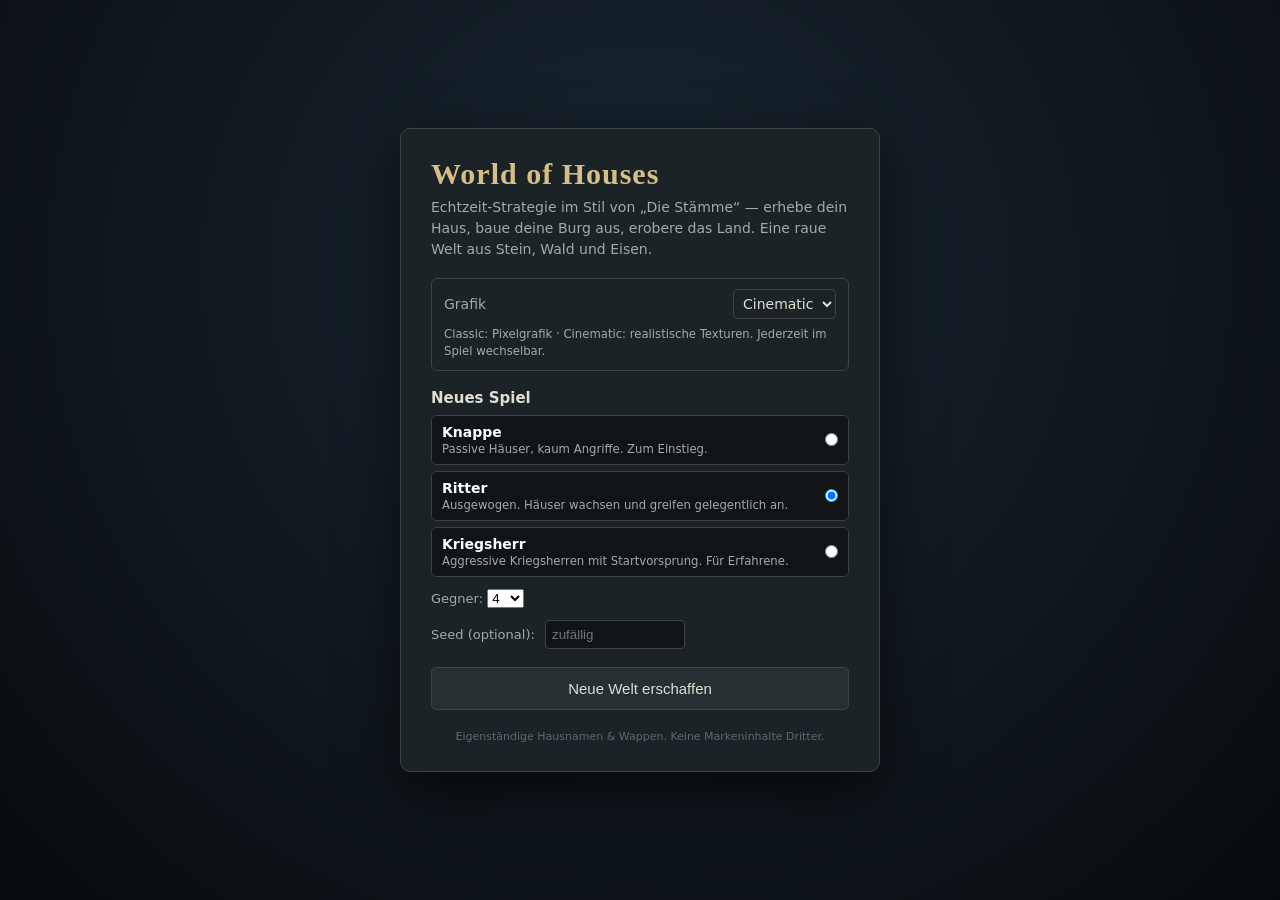
<file: index.html>
<!DOCTYPE html>
<html lang="de">
<head>
  <meta charset="UTF-8">
  <meta name="viewport" content="width=device-width, initial-scale=1.0, viewport-fit=cover">
  <meta name="theme-color" content="#0c1014">
  <meta name="description" content="World of Houses — Echtzeit-Strategiespiel im Browser">
  <link rel="manifest" href="manifest.json">
  <link rel="icon" type="image/png" sizes="192x192" href="assets/icon-192.png">
  <link rel="icon" type="image/png" sizes="512x512" href="assets/icon-512.png">
  <link rel="apple-touch-icon" sizes="180x180" href="assets/apple-touch-icon.png">
  <meta name="apple-mobile-web-app-capable" content="yes">
  <meta name="apple-mobile-web-app-status-bar-style" content="black-translucent">
  <meta name="apple-mobile-web-app-title" content="World of Houses">
  <meta name="mobile-web-app-capable" content="yes">
  <title>World of Houses</title>
  <link rel="stylesheet" href="css/style.css?v=2026102707">
</head>
<body>
  <div id="start-screen"></div>

  <div id="app">
    <header id="topbar"></header>
    <div id="stage">
      <main id="content">
        <section id="map-view"><canvas id="map-canvas"></canvas>
          <div id="map-hint">Ziehen zum Verschieben · Mausrad zum Zoomen · Burg/Struktur anklicken · <b>Doppelklick öffnet die Burgansicht</b></div>
        </section>
      </main>
      <button id="sidebar-toggle" title="Seitenleiste ein-/ausblenden" aria-label="Seitenleiste">☰</button>
      <aside id="sidebar"></aside>
      <div id="sidebar-backdrop"></div>
    </div>
    <footer id="statusbar"><span id="save-status">—</span></footer>
  </div>

  <!-- Dorfansicht als modales Overlay über der Karte -->
  <div id="village-overlay" class="overlay" style="display:none">
    <div class="overlay-backdrop"></div>
    <div class="overlay-card">
      <div class="overlay-head">
        <span id="overlay-title">Dorf</span>
        <button id="overlay-close" title="Schließen (Esc)">✕</button>
      </div>
      <div id="village-body"></div>
    </div>
  </div>

  <!-- Kampfbericht-Overlay -->
  <div id="battle-overlay" class="overlay" style="display:none">
    <div class="overlay-backdrop"></div>
    <div class="overlay-card battle-card">
      <div class="overlay-head">
        <span id="battle-title">Kampfbericht</span>
        <button id="battle-close" title="Schließen (Esc)">✕</button>
      </div>
      <div id="battle-body"></div>
    </div>
  </div>

  <div id="toast"></div>

  <script src="js/config.js?v=2026102701"></script>
  <script src="js/rng.js?v=2026102701"></script>
  <script src="js/houses.js?v=2026102701"></script>
  <script src="js/mapgen.js?v=2026102701"></script>
  <script src="js/atlas.js?v=2026102701"></script>
  <script src="js/cinematic-v2.js?v=2026102708"></script>
  <script src="js/sprites.js?v=2026102711"></script>
  <script src="js/village.js?v=2026102701"></script>
  <script src="js/combat.js?v=2026102701"></script>
  <script src="js/game.js?v=2026102701"></script>
  <script src="js/ai.js?v=2026102701"></script>
  <script src="js/persistence.js?v=2026102701"></script>
  <script src="js/ui.js?v=2026102711"></script>
  <script src="js/main.js?v=2026102712"></script>
</body>
</html>
</file>
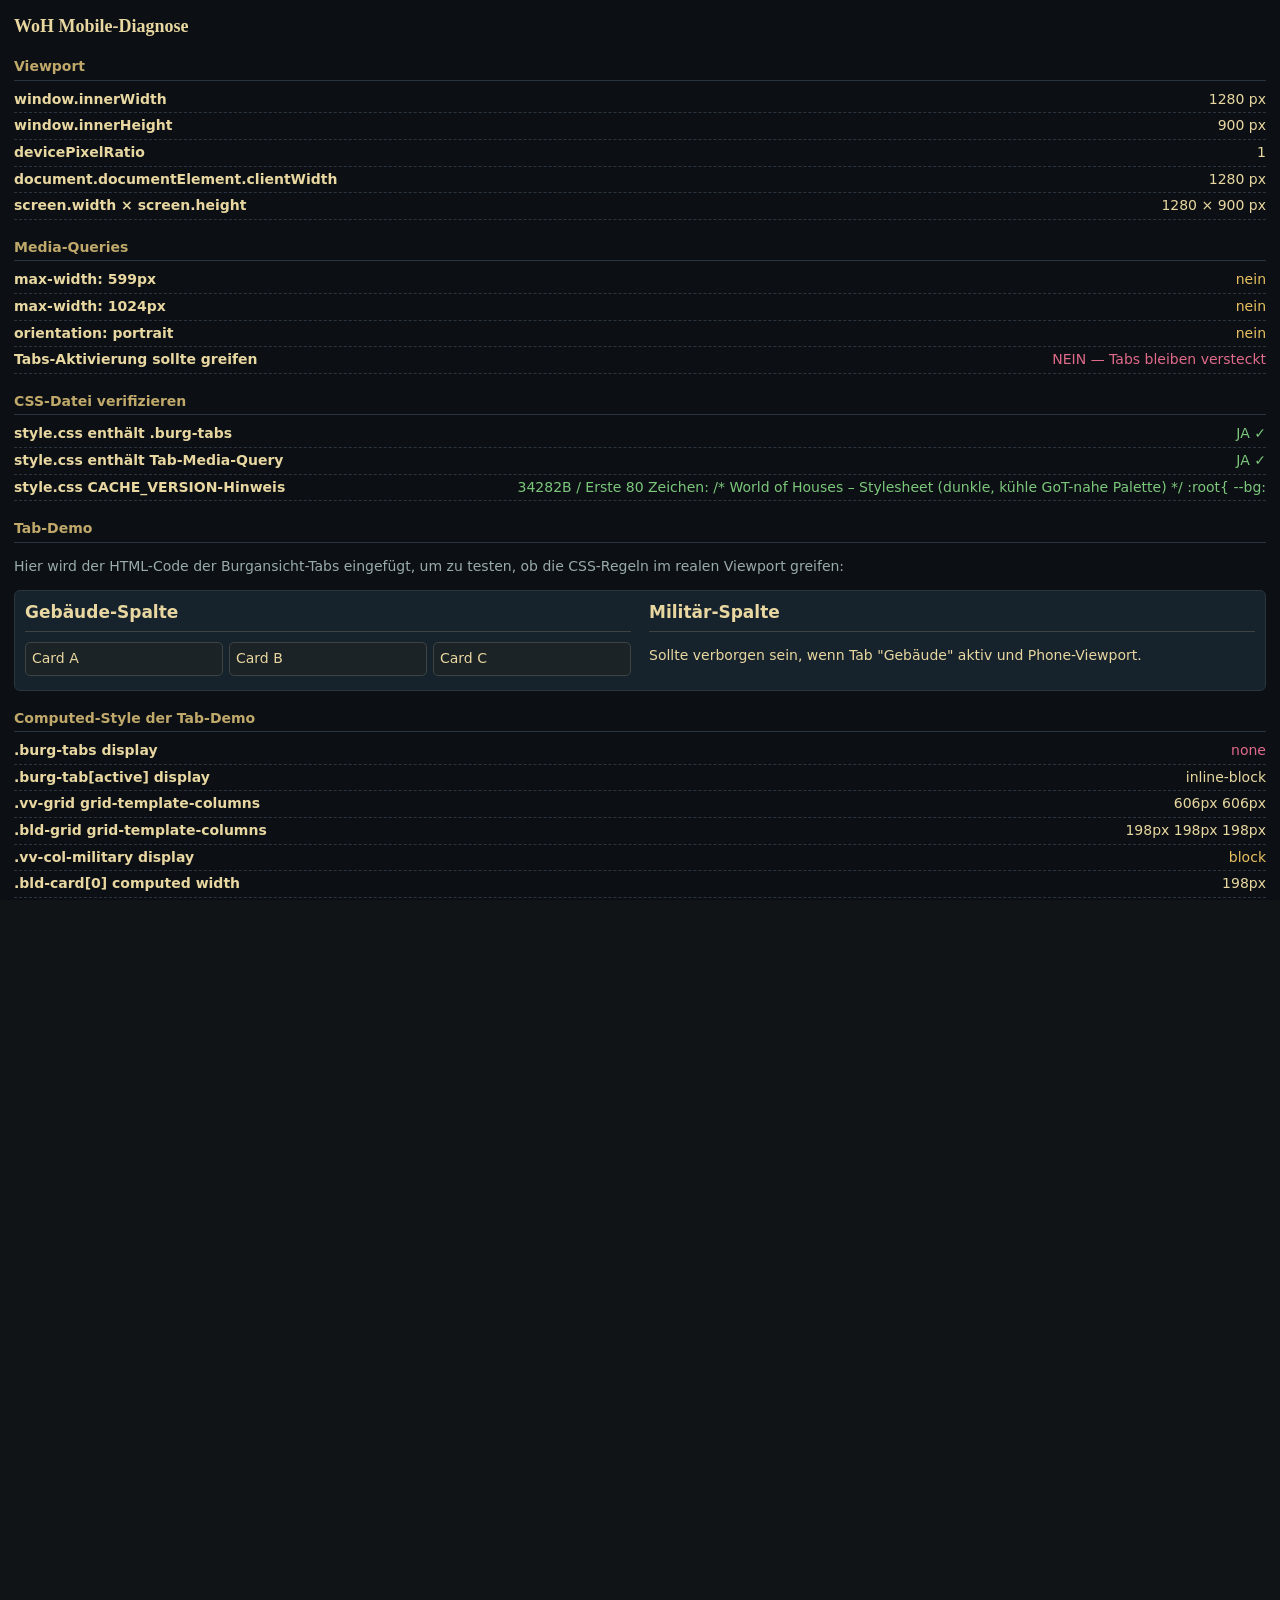
<file: mobile-test.html>
<!DOCTYPE html>
<html lang="de">
<head>
  <meta charset="UTF-8">
  <meta name="viewport" content="width=device-width, initial-scale=1.0, viewport-fit=cover">
  <title>WoH Mobile-Diagnose</title>
  <link rel="stylesheet" href="css/style.css?v=2026061302">
  <style>
    body{margin:0;padding:14px;background:#0c1014;color:#e8d7a0;font-family:system-ui,sans-serif;font-size:14px;line-height:1.4}
    h1{color:#e8d7a0;font-size:18px;margin:0 0 12px}
    h2{color:#bfa86a;font-size:14px;margin:18px 0 6px;border-bottom:1px solid #2a3540;padding-bottom:3px}
    .ok{color:#7cc77c} .bad{color:#e06a8a} .warn{color:#e8c060}
    .row{display:flex;justify-content:space-between;gap:8px;padding:3px 0;border-bottom:1px dashed #2a3540}
    .row b{color:#e8d7a0;font-weight:600}
    .row span{font-variant-numeric:tabular-nums;text-align:right}
    pre{background:#0a0d11;border:1px solid #2a3540;padding:8px;border-radius:4px;overflow-x:auto;font-size:11px;white-space:pre-wrap;word-break:break-all}
    .demo{background:#16222c;border:1px solid #2a3540;border-radius:6px;padding:10px;margin-top:8px;overflow-x:auto}
  </style>
</head>
<body>
  <h1>WoH Mobile-Diagnose</h1>

  <h2>Viewport</h2>
  <div class="row"><b>window.innerWidth</b><span id="iw"></span></div>
  <div class="row"><b>window.innerHeight</b><span id="ih"></span></div>
  <div class="row"><b>devicePixelRatio</b><span id="dpr"></span></div>
  <div class="row"><b>document.documentElement.clientWidth</b><span id="dew"></span></div>
  <div class="row"><b>screen.width × screen.height</b><span id="scr"></span></div>

  <h2>Media-Queries</h2>
  <div class="row"><b>max-width: 599px</b><span id="m599"></span></div>
  <div class="row"><b>max-width: 1024px</b><span id="m1024"></span></div>
  <div class="row"><b>orientation: portrait</b><span id="mport"></span></div>
  <div class="row"><b>Tabs-Aktivierung sollte greifen</b><span id="mTabs"></span></div>

  <h2>CSS-Datei verifizieren</h2>
  <div class="row"><b>style.css enthält .burg-tabs</b><span id="cssBurgTabs"></span></div>
  <div class="row"><b>style.css enthält Tab-Media-Query</b><span id="cssTabMedia"></span></div>
  <div class="row"><b>style.css CACHE_VERSION-Hinweis</b><span id="cssVer"></span></div>

  <h2>Tab-Demo</h2>
  <p style="color:#9aa">Hier wird der HTML-Code der Burgansicht-Tabs eingefügt, um zu testen, ob die CSS-Regeln im realen Viewport greifen:</p>
  <div class="demo" id="demoBox">
    <nav class="burg-tabs" role="tablist">
      <button class="burg-tab active" data-burg-tab="buildings">Gebäude</button>
      <button class="burg-tab" data-burg-tab="military">Militär</button>
    </nav>
    <div class="vv-grid" data-burg-tab="buildings">
      <div class="vv-col vv-col-buildings"><h2 style="color:#e8d7a0">Gebäude-Spalte</h2>
        <div class="bld-grid">
          <div class="bld-card">Card A</div>
          <div class="bld-card">Card B</div>
          <div class="bld-card">Card C</div>
        </div>
      </div>
      <div class="vv-col vv-col-military"><h2 style="color:#e8d7a0">Militär-Spalte</h2>
        <p>Sollte verborgen sein, wenn Tab "Gebäude" aktiv und Phone-Viewport.</p>
      </div>
    </div>
  </div>

  <h2>Computed-Style der Tab-Demo</h2>
  <div class="row"><b>.burg-tabs display</b><span id="cBurgTabs"></span></div>
  <div class="row"><b>.burg-tab[active] display</b><span id="cBurgTab"></span></div>
  <div class="row"><b>.vv-grid grid-template-columns</b><span id="cVvGrid"></span></div>
  <div class="row"><b>.bld-grid grid-template-columns</b><span id="cBldGrid"></span></div>
  <div class="row"><b>.vv-col-military display</b><span id="cVvMil"></span></div>
  <div class="row"><b>.bld-card[0] computed width</b><span id="cBldCard"></span></div>

  <h2>Horizontaler Overflow</h2>
  <div class="row"><b>document.scrollWidth</b><span id="docSW"></span></div>
  <div class="row"><b>document.clientWidth</b><span id="docCW"></span></div>
  <div class="row"><b>Overflow vorhanden?</b><span id="ovf"></span></div>
  <div class="row"><b>Schuldiges Element (breitestes scrollWidth)</b><span></span></div>
  <pre id="ovfList">—</pre>

  <h2>HUD-Topbar (Phone-Wrap-Test)</h2>
  <p style="color:#9aa">Simuliert den Topbar im aktuellen Viewport. Auf Phone sollte der Rohstoff-Block in eine eigene Zeile umbrechen (siehe orange Border).</p>
  <div id="topbarSim" style="background:linear-gradient(#1a262f,#121a20);border:1px solid #2a3540;border-radius:6px;padding:8px;display:flex;flex-wrap:wrap;gap:10px;row-gap:6px">
    <div style="display:flex;align-items:center;gap:8px;flex:0 1 auto"><span style="width:22px;height:22px;border-radius:4px;background:#bfa86a"></span><span style="font-size:12px;max-width:38vw;overflow:hidden;text-overflow:ellipsis;white-space:nowrap">Haus Hightower — <i style="color:#bfa86a">Wir leuchten</i></span></div>
    <div style="display:flex;align-items:center;gap:6px;margin-left:auto;flex:0 1 auto"><select style="background:#1a2230;color:#e8d7a0;border:1px solid #2a3540;padding:4px;font-size:13px"><option>Hochburg</option></select><button style="background:#bfa86a;color:#1a1206;border:0;padding:6px 10px;border-radius:4px;font-weight:700">⌂</button><span style="color:#bfa86a">⏱ 0:00</span></div>
    <div id="resSim" style="flex:1 0 100%;display:flex;justify-content:space-between;gap:10px;border-top:1px solid #2a3540;padding:4px 0;font-variant-numeric:tabular-nums"><span>🌲 100</span><span>⛰ 100</span><span>⛏ 100</span><span>🌾 100</span><span style="color:#bfa86a">⚑ 5/10</span></div>
  </div>
  <div class="row" style="margin-top:8px"><b>Topbar simulierte Höhe</b><span id="topH"></span></div>
  <div class="row"><b>Rohstoff-Block in eigener Zeile?</b><span id="resWrap"></span></div>

  <h2>Doppel-Tap-Test</h2>
  <p style="color:#9aa">Tippe das gelbe Feld zweimal kurz hintereinander. Beide Mechanismen werden gemessen — der native <code>dblclick</code> (oft unzuverlässig auf iOS) und unsere selbstgebaute Doppel-Tap-Erkennung über Pointer Events.</p>
  <div id="tapPad" style="background:#2a2310;border:2px dashed #bfa86a;border-radius:6px;padding:24px;text-align:center;color:#e8d7a0;cursor:pointer;user-select:none;touch-action:none">
    Hier doppelt tippen
  </div>
  <div class="row" style="margin-top:8px"><b>Native dblclick gefeuert</b><span id="natDbl">noch nicht</span></div>
  <div class="row"><b>Pointer-Doppel-Tap erkannt</b><span id="ptrDbl">noch nicht</span></div>
  <div class="row"><b>Letzter Tap-Abstand (ms)</b><span id="tapDelta">—</span></div>

  <h2>Service Worker</h2>
  <div class="row"><b>navigator.serviceWorker</b><span id="swSupp"></span></div>
  <div class="row"><b>Registrierte Worker</b><span id="swList"></span></div>
  <div class="row"><b>Cache-Names</b><span id="swCaches"></span></div>

  <h2>Aktionen</h2>
  <button onclick="clearAllCaches()" style="margin-top:6px;padding:10px 14px;background:#7c2c2c;color:#fff;border:0;border-radius:5px;font-size:14px">Service-Worker + Caches komplett löschen</button>
  <p style="color:#9aa;font-size:12px">Nach Klick: Seite manuell neu laden (Safari → Seite ziehen oder URL erneut eingeben), dann `index.html` öffnen.</p>

  <script>
  function $(id){return document.getElementById(id);}
  function set(id,v,cls){var e=$(id);if(!e)return;e.textContent=v;if(cls)e.className=cls;}

  // --- Viewport ---
  set('iw', window.innerWidth + ' px');
  set('ih', window.innerHeight + ' px');
  set('dpr', window.devicePixelRatio);
  set('dew', document.documentElement.clientWidth + ' px');
  set('scr', screen.width + ' × ' + screen.height + ' px');

  // --- Media-Queries ---
  var m599 = matchMedia('(max-width: 599px)').matches;
  var m1024 = matchMedia('(max-width: 1024px)').matches;
  var mport = matchMedia('(orientation: portrait)').matches;
  var tabsShouldShow = m599 || (window.innerWidth >= 600 && window.innerWidth <= 1024 && mport);
  set('m599', m599 ? 'JA ✓' : 'nein', m599 ? 'ok' : 'warn');
  set('m1024', m1024 ? 'JA ✓' : 'nein', m1024 ? 'ok' : 'warn');
  set('mport', mport ? 'JA ✓' : 'nein', mport ? 'ok' : 'warn');
  set('mTabs', tabsShouldShow ? 'JA — Tabs müssen sichtbar sein' : 'NEIN — Tabs bleiben versteckt', tabsShouldShow ? 'ok' : 'bad');

  // --- CSS-Datei lesen ---
  fetch('css/style.css?v=2026061302&t=' + Date.now()).then(function(r){return r.text();}).then(function(txt){
    var hasBurgTabs = /\.burg-tabs\s*\{[\s\S]{0,300}?display\s*:\s*none/.test(txt);
    var hasMediaTab = /@media\s*\([^)]*max-width\s*:\s*599px[\s\S]{0,500}?\.burg-tabs\s*\{\s*display\s*:\s*flex/.test(txt);
    set('cssBurgTabs', hasBurgTabs ? 'JA ✓' : 'NEIN ✗', hasBurgTabs ? 'ok' : 'bad');
    set('cssTabMedia', hasMediaTab ? 'JA ✓' : 'NEIN ✗', hasMediaTab ? 'ok' : 'bad');
    // Aus den ersten Bytes ein Hash-Prefix bilden, damit Florian sieht, ob er
    // tatsaechlich die aktuelle Datei lädt.
    var sig = txt.length + 'B / Erste 80 Zeichen: ' + txt.replace(/\s+/g,' ').slice(0,80);
    set('cssVer', sig, hasBurgTabs && hasMediaTab ? 'ok' : 'warn');
  }).catch(function(e){ set('cssVer','Fehler beim Laden: '+e.message, 'bad'); });

  // --- Computed-Styles ---
  var tabs = document.querySelector('.burg-tabs');
  var tab  = document.querySelector('.burg-tab.active');
  var vvg  = document.querySelector('.vv-grid');
  var bld  = document.querySelector('.bld-grid');
  var mil  = document.querySelector('.vv-col-military');
  var card = document.querySelector('.bld-card');
  set('cBurgTabs', tabs ? getComputedStyle(tabs).display : 'NICHT IM DOM', tabs && getComputedStyle(tabs).display !== 'none' ? 'ok' : 'bad');
  set('cBurgTab',  tab  ? getComputedStyle(tab).display  : '—');
  set('cVvGrid',   vvg  ? getComputedStyle(vvg).gridTemplateColumns : '—');
  set('cBldGrid',  bld  ? getComputedStyle(bld).gridTemplateColumns : '—');
  set('cVvMil',    mil  ? getComputedStyle(mil).display : '—', mil && getComputedStyle(mil).display === 'none' ? 'ok' : 'warn');
  set('cBldCard',  card ? getComputedStyle(card).width : '—');

  // --- Overflow ---
  var docSW = document.documentElement.scrollWidth;
  var docCW = document.documentElement.clientWidth;
  set('docSW', docSW + ' px');
  set('docCW', docCW + ' px');
  set('ovf', (docSW > docCW) ? ('JA — ' + (docSW - docCW) + ' px zu breit') : 'nein', (docSW > docCW) ? 'bad' : 'ok');

  // Findet alle Elemente, deren rechte Kante über window.innerWidth hinausragt.
  var offenders = [];
  var W = window.innerWidth;
  document.querySelectorAll('*').forEach(function(el){
    try {
      var r = el.getBoundingClientRect();
      if (r.right > W + 1) {
        offenders.push({
          tag: el.tagName.toLowerCase() + (el.id ? '#' + el.id : '') + (el.className && typeof el.className === 'string' ? '.' + el.className.replace(/\s+/g,'.') : ''),
          right: Math.round(r.right),
          width: Math.round(r.width),
          overshoot: Math.round(r.right - W)
        });
      }
    } catch(e){}
  });
  offenders.sort(function(a,b){ return b.overshoot - a.overshoot; });
  $('ovfList').textContent = offenders.length
    ? offenders.slice(0,12).map(function(o){ return o.overshoot + 'px über → ' + o.tag + ' (width=' + o.width + ', right=' + o.right + ')'; }).join('\n')
    : 'Keine Elemente außerhalb der Viewport-Breite gefunden.';

  // --- Topbar-Simulation ---
  var topSim = $('topbarSim');
  var resSim = $('resSim');
  set('topH', topSim ? topSim.offsetHeight + ' px' : '—');
  // Wenn der Rohstoff-Block in eigener Zeile ist, liegt sein top > erste-Zeile-bottom.
  var resTop = resSim.getBoundingClientRect().top;
  var firstChildBottom = topSim.firstElementChild.getBoundingClientRect().bottom;
  var wrappedOk = resTop >= firstChildBottom - 1;
  set('resWrap', wrappedOk ? 'JA ✓' : 'NEIN ✗ (alles in einer Zeile)', wrappedOk ? 'ok' : 'bad');

  // --- Doppel-Tap-Test ---
  var pad = $('tapPad');
  var lastT = 0, lastX = 0, lastY = 0;
  var DT_MS = 350, DT_PX = 25;
  pad.addEventListener('pointerup', function(e){
    var now = performance.now();
    var dx = e.clientX - lastX, dy = e.clientY - lastY;
    if (lastT > 0 && (now - lastT) < DT_MS && Math.hypot(dx,dy) < DT_PX) {
      set('ptrDbl', 'JA ✓ — Delta ' + Math.round(now - lastT) + ' ms', 'ok');
      set('tapDelta', Math.round(now - lastT));
      lastT = 0;
    } else {
      lastT = now; lastX = e.clientX; lastY = e.clientY;
      if ($('ptrDbl').textContent.indexOf('JA') !== 0) set('ptrDbl', 'noch warten...');
    }
  });
  pad.addEventListener('dblclick', function(){
    set('natDbl', 'JA ✓ — native dblclick gefeuert', 'ok');
  });

  // --- SW-Status ---
  if ('serviceWorker' in navigator) {
    set('swSupp', 'unterstützt ✓', 'ok');
    navigator.serviceWorker.getRegistrations().then(function(regs){
      set('swList', regs.length ? regs.map(function(r){return r.scope;}).join(', ') : '— keine —');
    });
    if (window.caches) {
      caches.keys().then(function(keys){
        set('swCaches', keys.length ? keys.join(', ') : '— keine —');
      });
    }
  } else {
    set('swSupp', 'nicht verfügbar', 'warn');
  }

  function clearAllCaches() {
    var p1 = ('serviceWorker' in navigator)
      ? navigator.serviceWorker.getRegistrations().then(function(regs){ return Promise.all(regs.map(function(r){return r.unregister();})); })
      : Promise.resolve();
    var p2 = window.caches ? caches.keys().then(function(keys){ return Promise.all(keys.map(function(k){return caches.delete(k);})); }) : Promise.resolve();
    Promise.all([p1,p2]).then(function(){
      alert('Service Worker abgemeldet und Caches gelöscht. Bitte index.html neu laden.');
    });
  }
  window.clearAllCaches = clearAllCaches;
  </script>
</body>
</html>
</file>
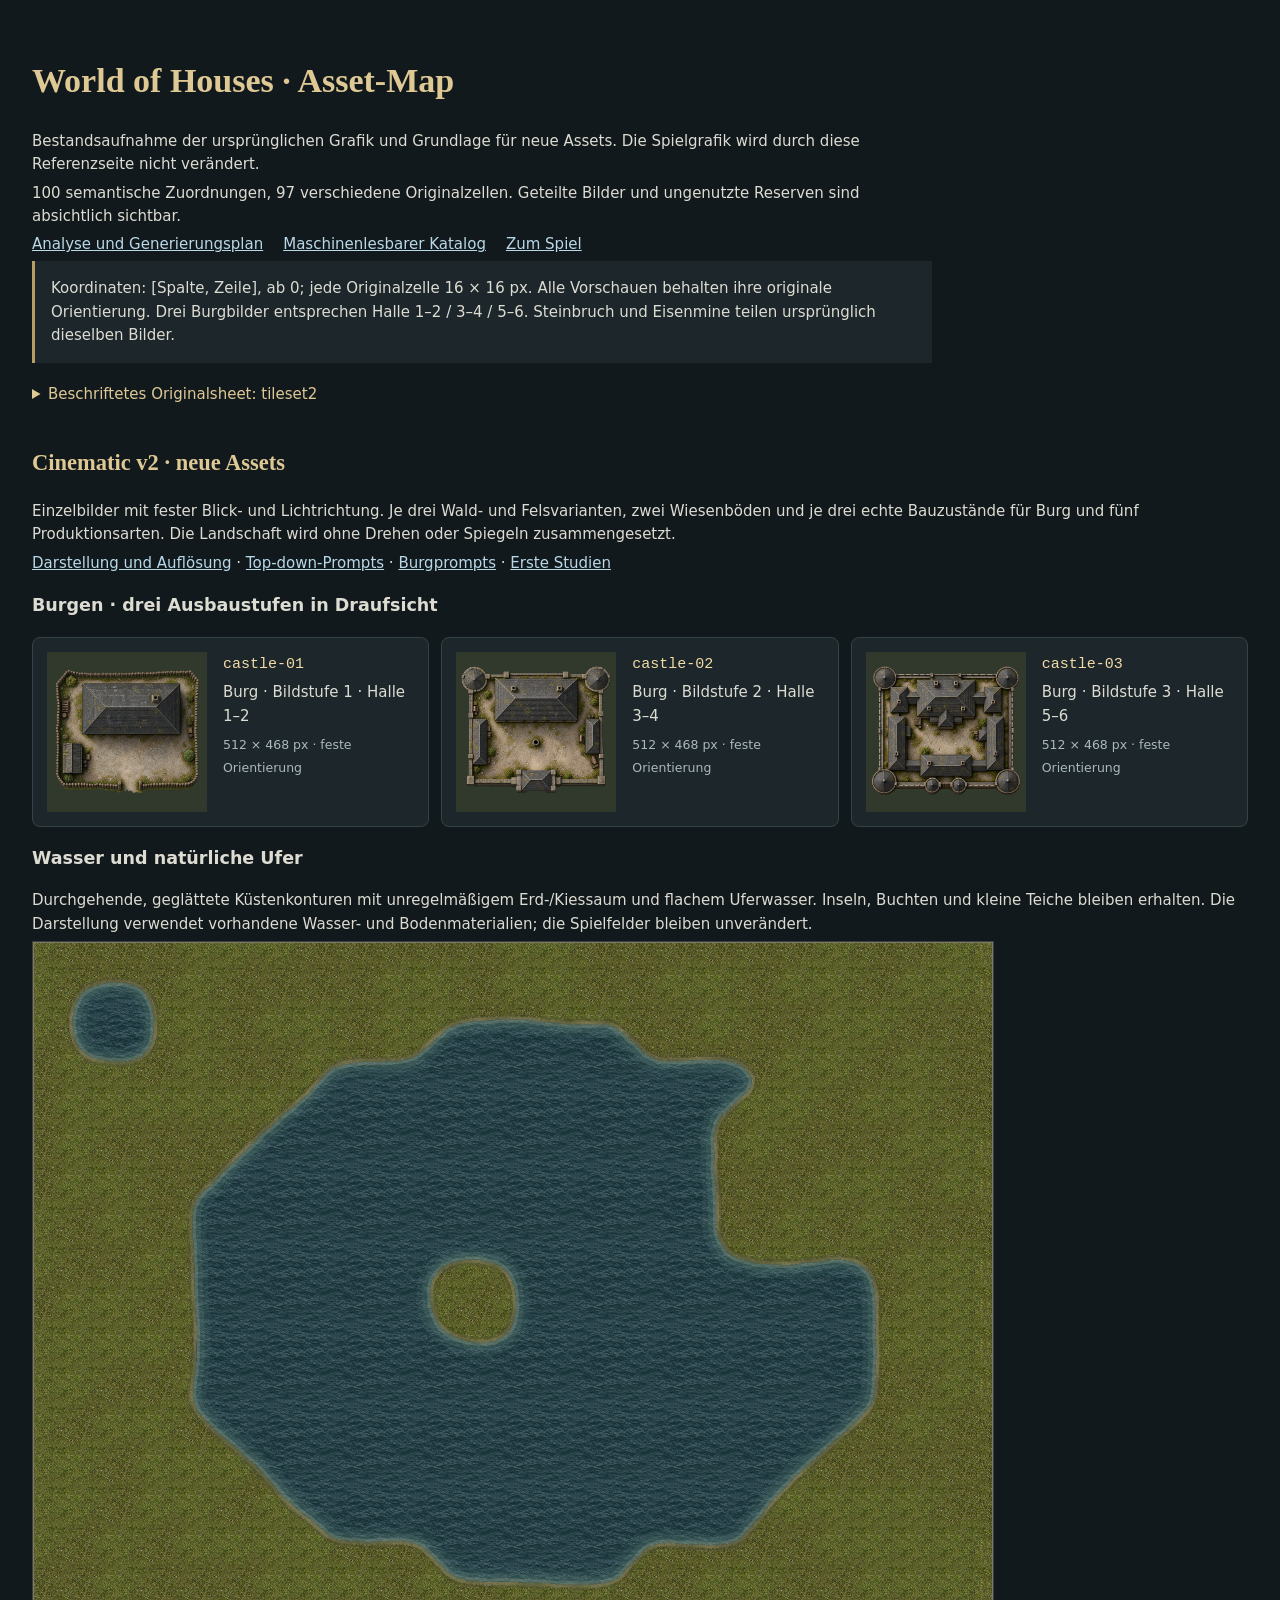
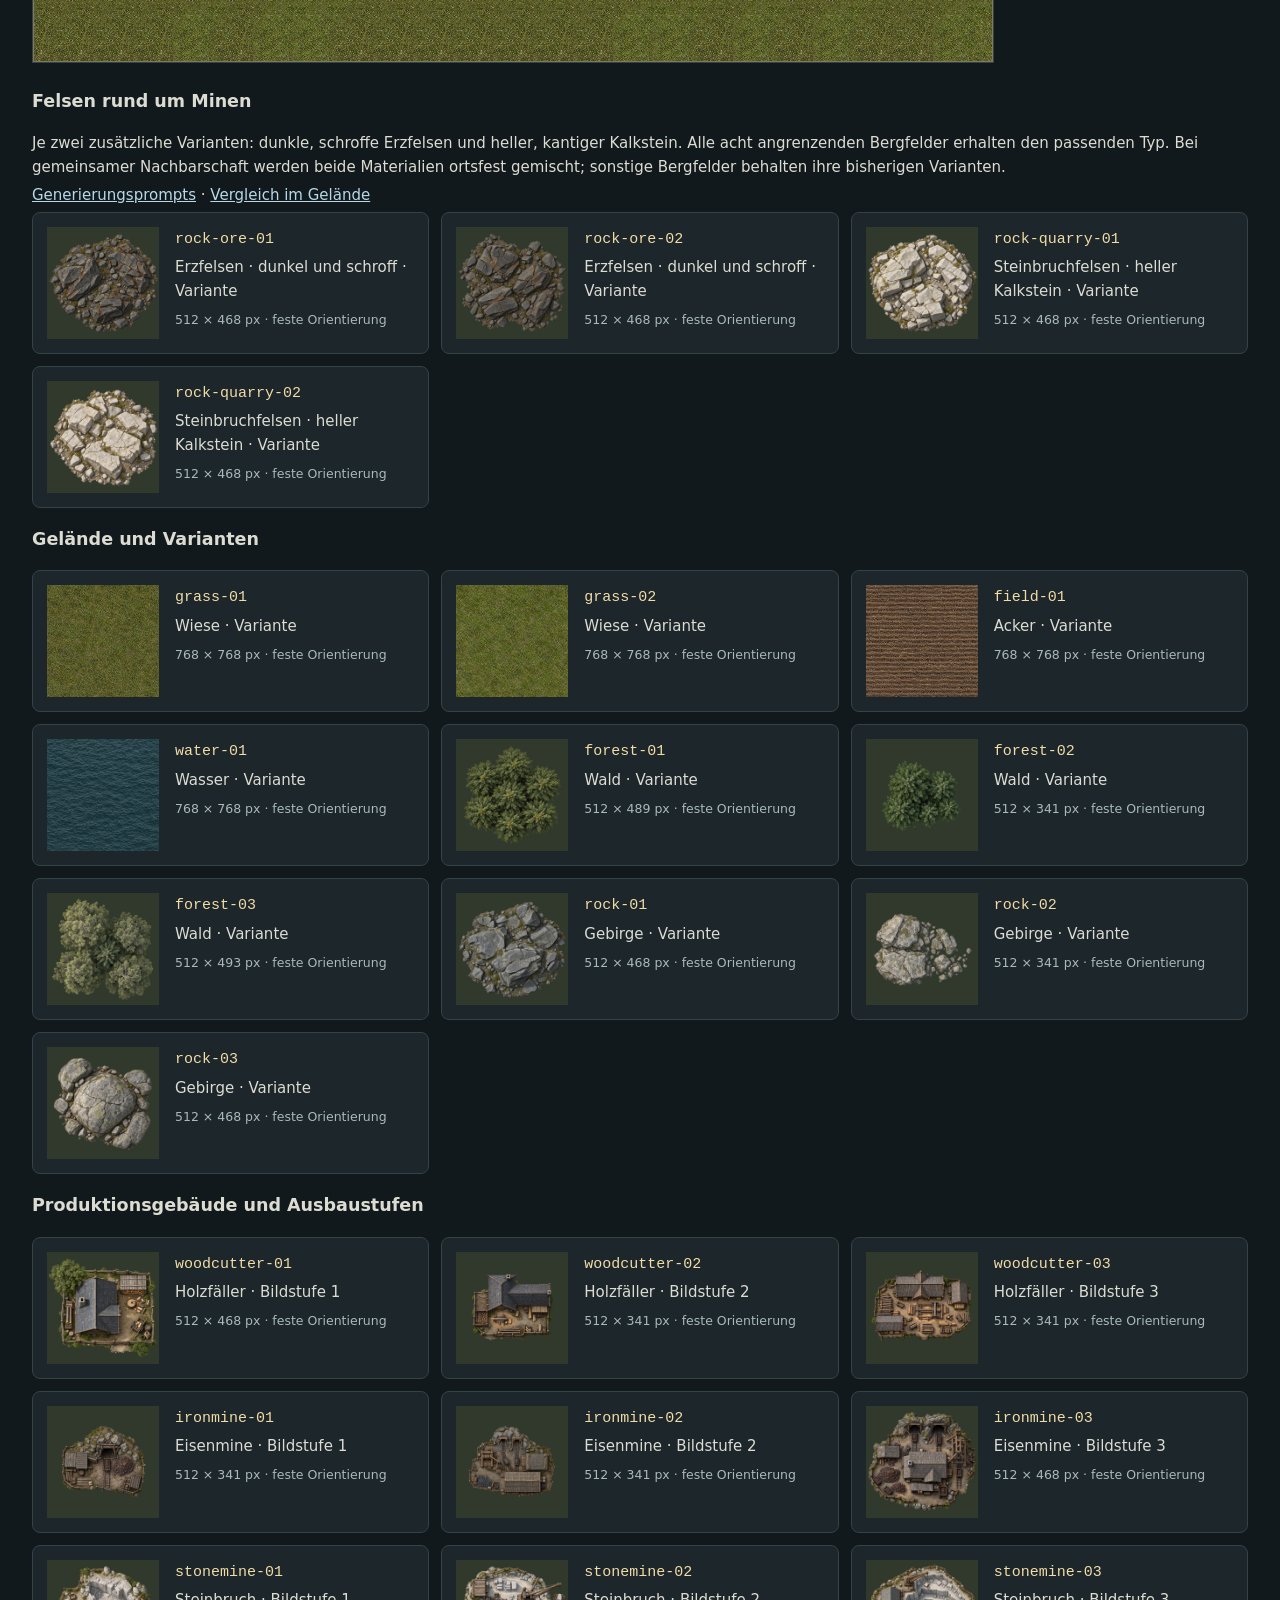
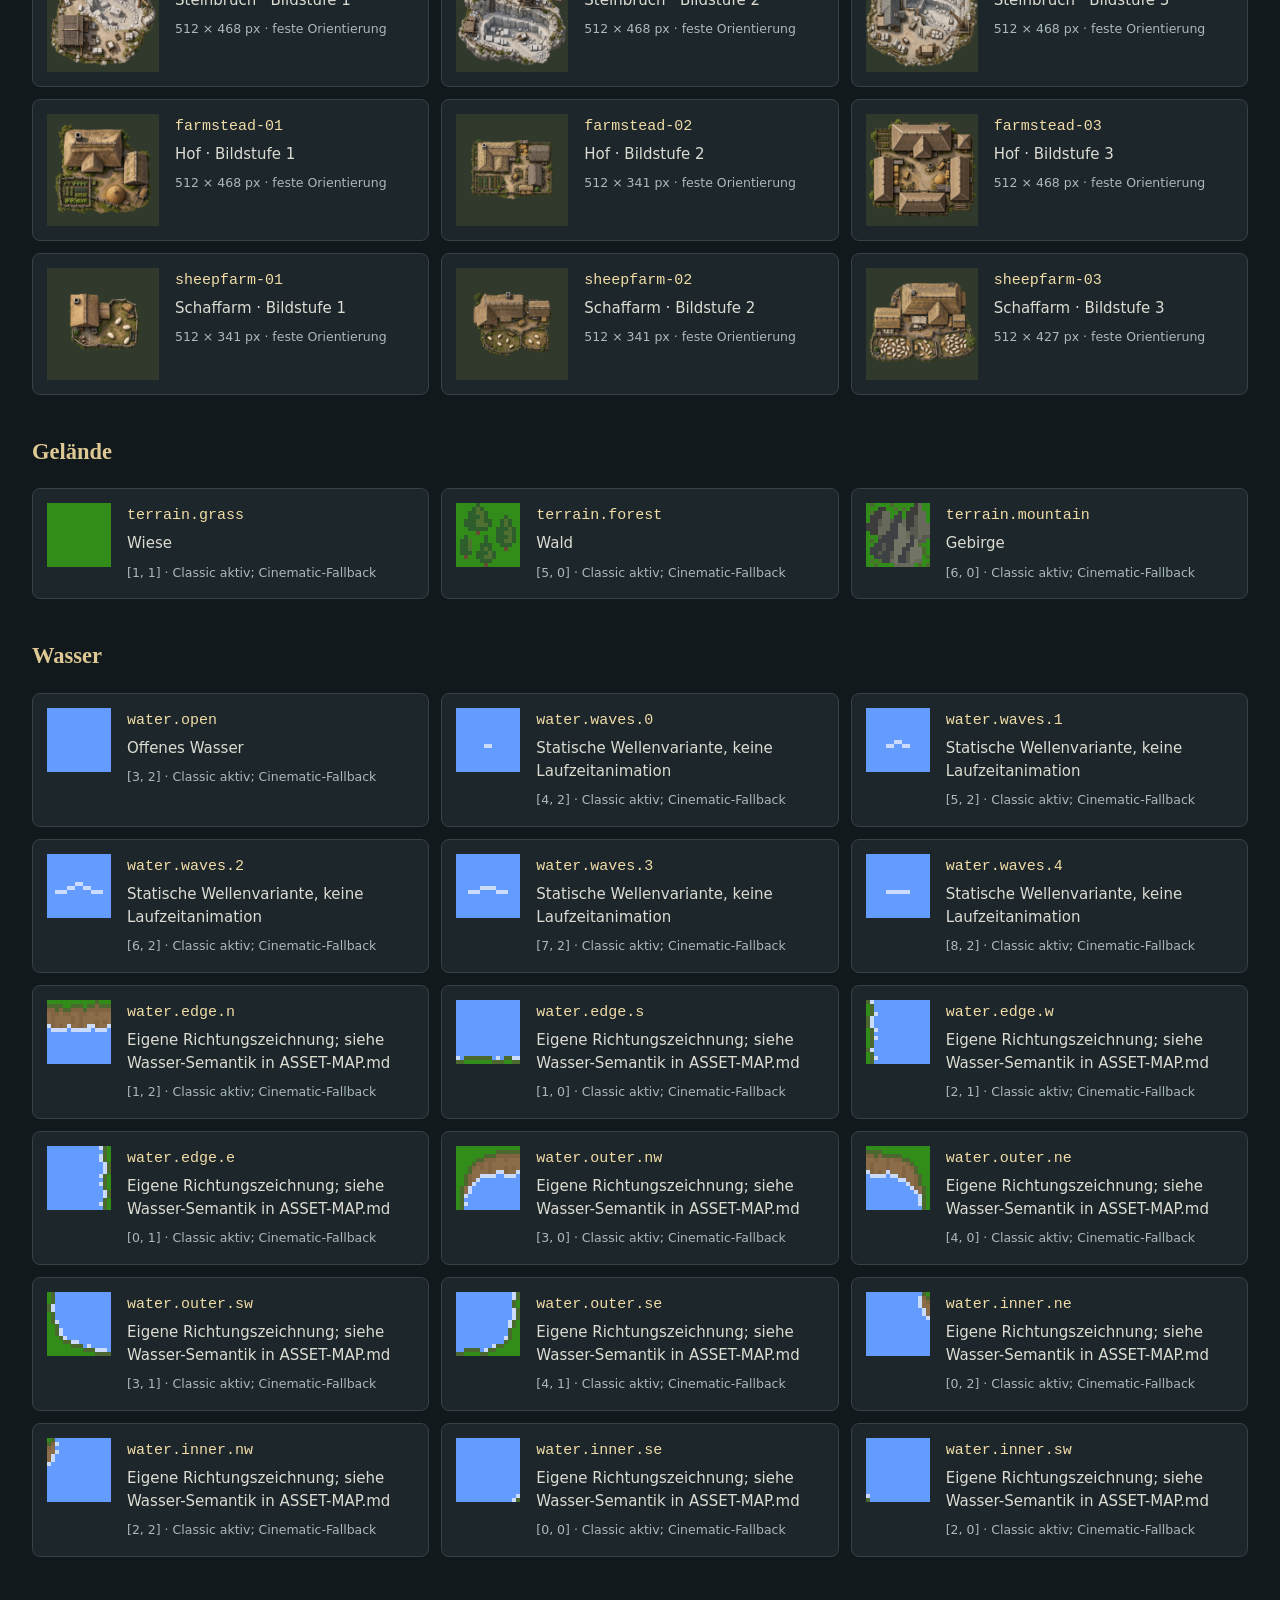
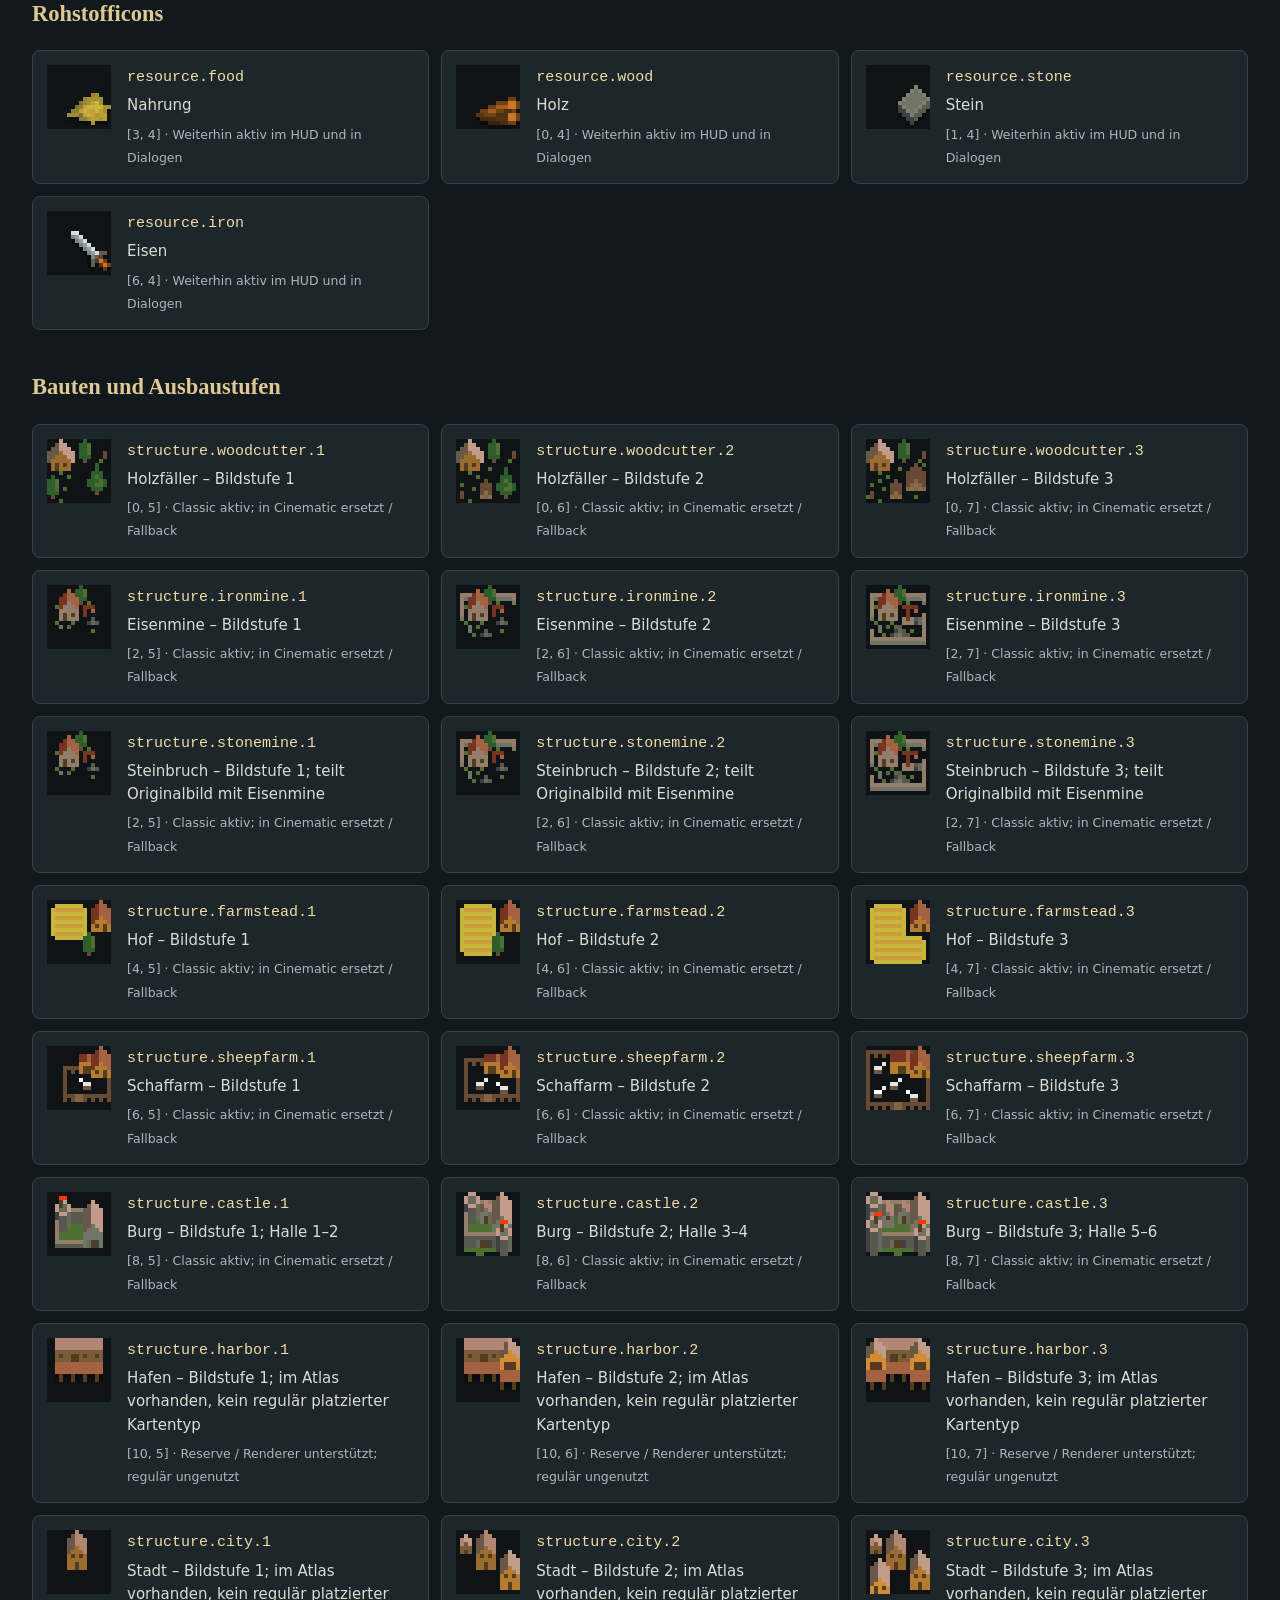
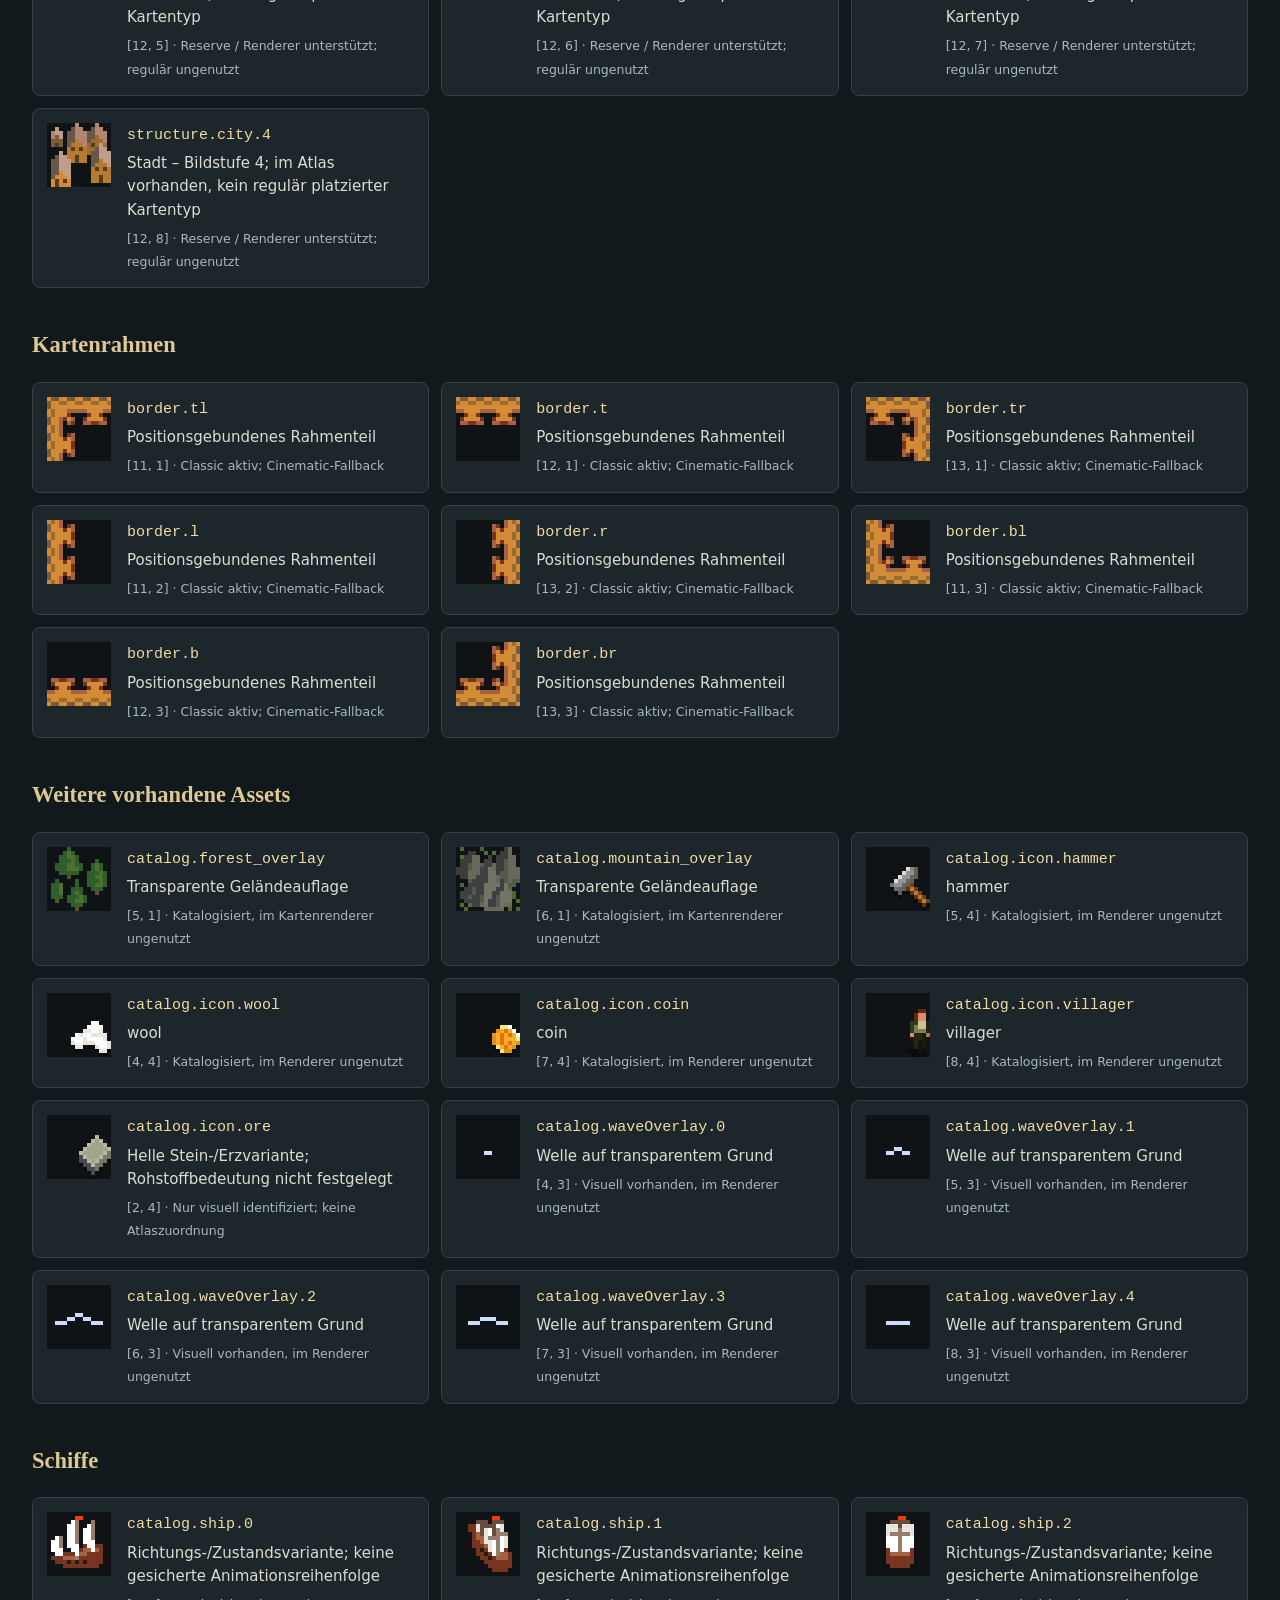
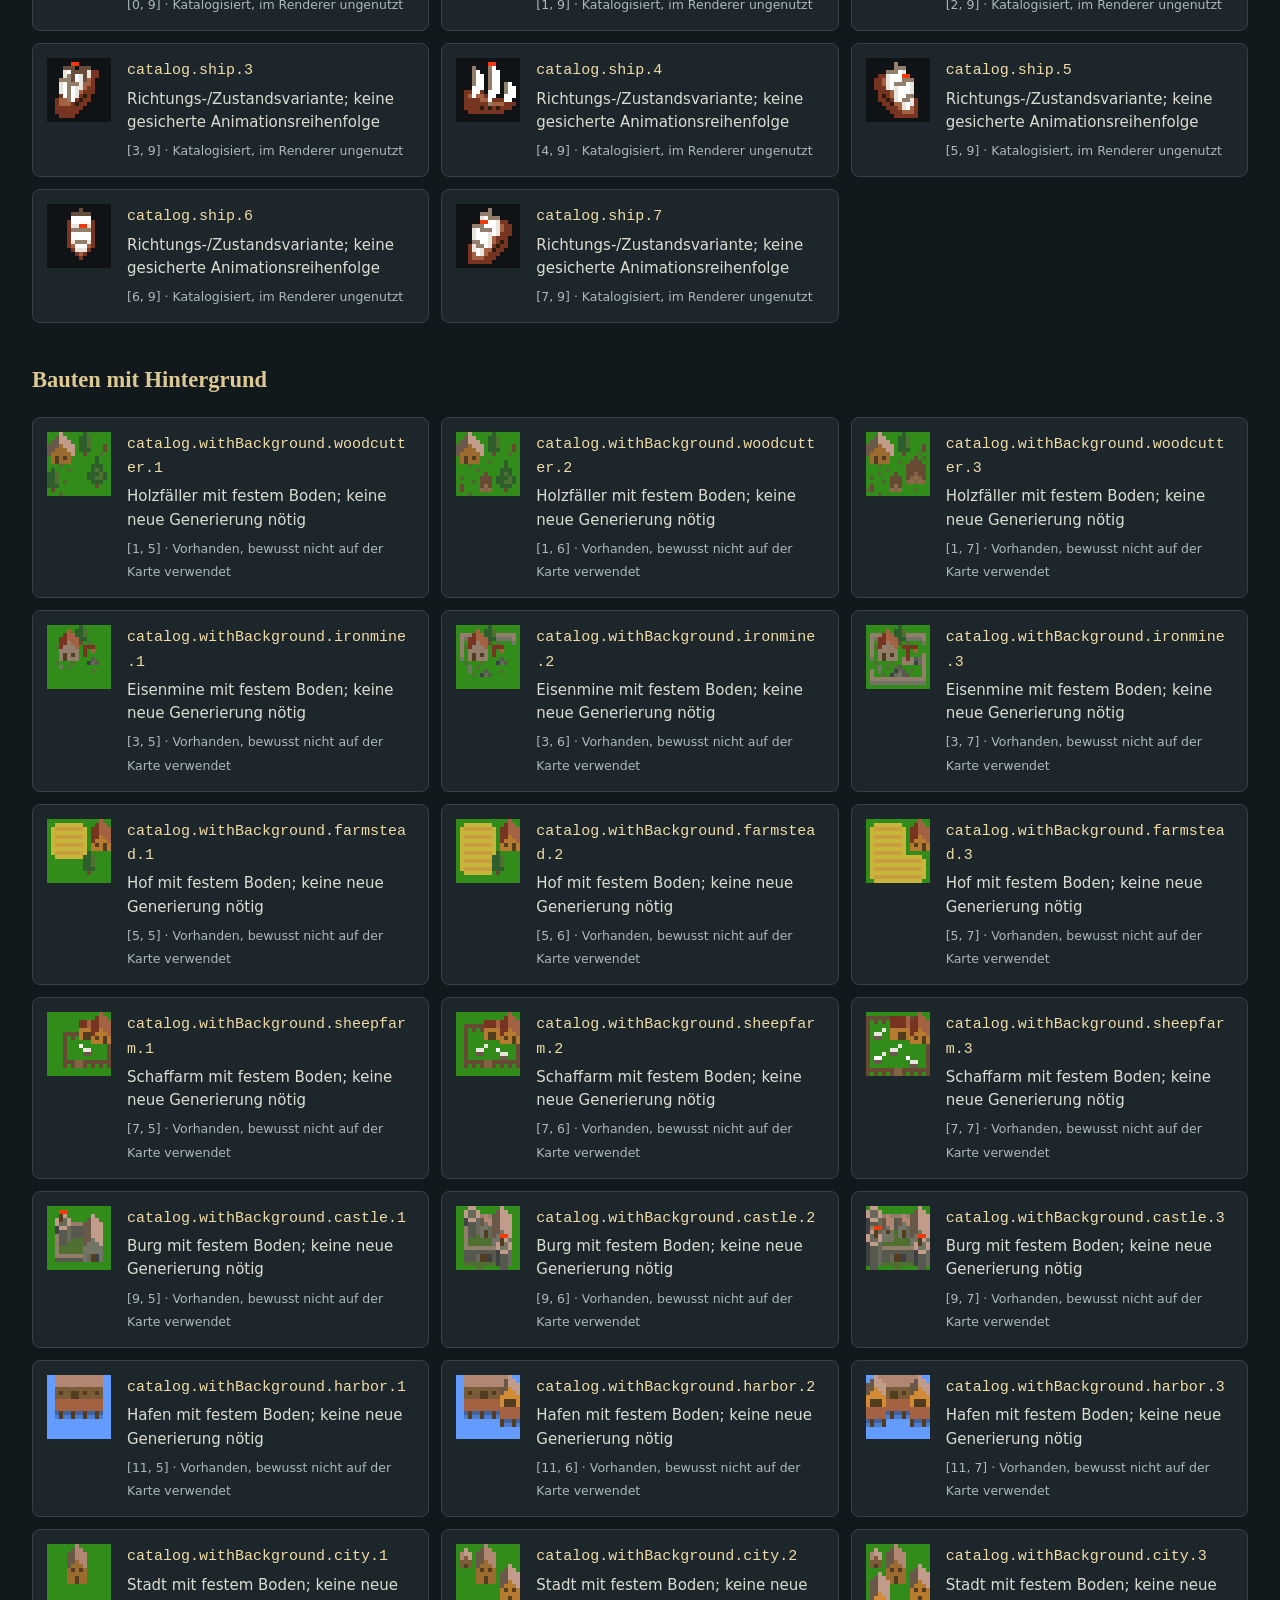
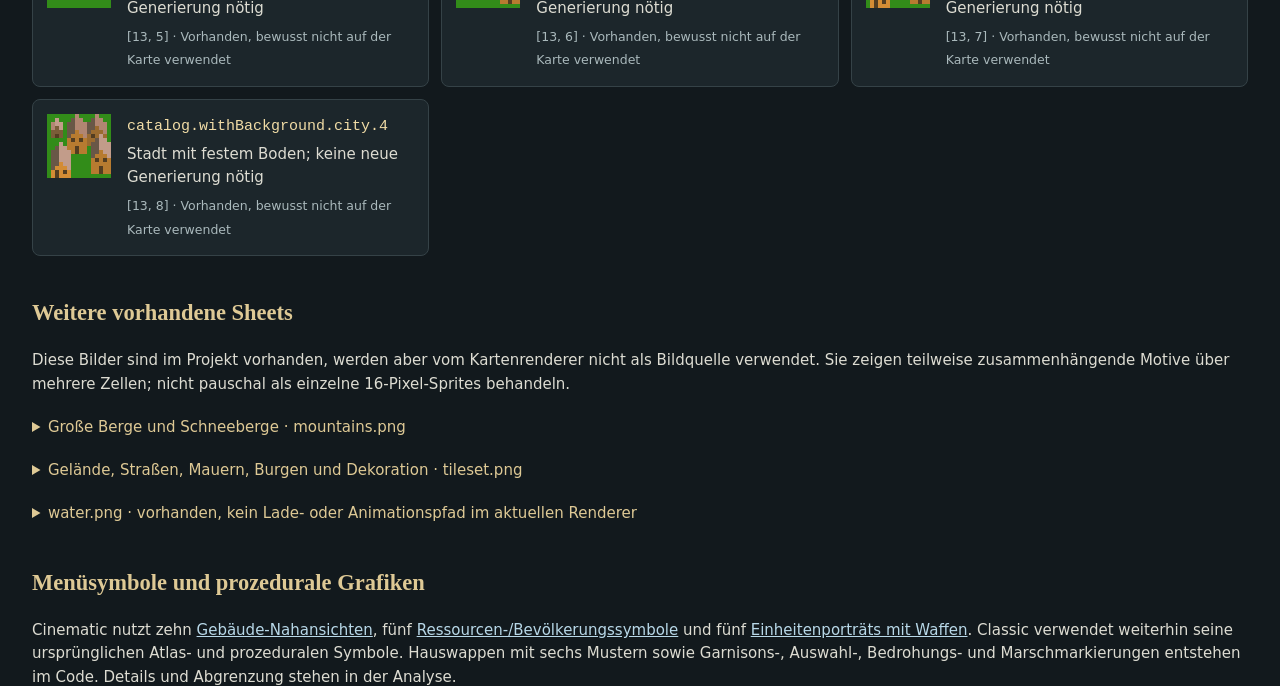
<file: docs/asset-map.html>
<!doctype html>
<html lang="de"><meta charset="utf-8"><meta name="viewport" content="width=device-width,initial-scale=1">
<title>World of Houses – Asset-Map</title><style>
:root{color-scheme:dark}body{margin:0;background:#12191d;color:#dddcd2;font:15px/1.55 system-ui,sans-serif}main{max-width:1400px;margin:auto;padding:32px}h1,h2{font-family:Georgia,serif;color:#dec995}h1{font-size:34px}h2{margin-top:40px}a{color:#b8d8e8}.intro{max-width:900px}nav{display:flex;gap:20px;flex-wrap:wrap}.cards{display:grid;grid-template-columns:repeat(auto-fit,minmax(340px,1fr));gap:12px}article{padding:14px;display:flex;gap:16px;background:#1c262b;border:1px solid #354247;border-radius:8px}code{overflow-wrap:anywhere;color:#f1dca6}p{margin:5px 0}small{color:#aab9bc}.sprite{width:64px;height:64px;flex:none;background-image:url('../assets/tileset2.png');background-size:896px 640px;image-rendering:pixelated;background-color:#101315}img{max-width:100%;height:auto;border:1px solid #354247}summary{cursor:pointer;color:#dec995}details{margin:20px 0}.note{padding:16px;border-left:3px solid #b79c64;background:#1c262b}
</style><main><h1>World of Houses · Asset-Map</h1><div class="intro"><p>Bestandsaufnahme der ursprünglichen Grafik und Grundlage für neue Assets. Die Spielgrafik wird durch diese Referenzseite nicht verändert.</p><p>100 semantische Zuordnungen, 97 verschiedene Originalzellen. Geteilte Bilder und ungenutzte Reserven sind absichtlich sichtbar.</p><nav><a href="ASSET-MAP.md">Analyse und Generierungsplan</a><a href="asset-map.json">Maschinenlesbarer Katalog</a><a href="../index.html">Zum Spiel</a></nav><p class="note">Koordinaten: [Spalte, Zeile], ab 0; jede Originalzelle 16 × 16 px. Alle Vorschauen behalten ihre originale Orientierung. Drei Burgbilder entsprechen Halle 1–2 / 3–4 / 5–6. Steinbruch und Eisenmine teilen ursprünglich dieselben Bilder.</p></div>
<details><summary>Beschriftetes Originalsheet: tileset2</summary><img src="../art-source/reference/tileset2_labeled.png" alt="Vollständiges beschriftetes Originalsheet mit Koordinaten"></details>
<section id="cinematic-v2"><h2>Cinematic v2 · neue Assets</h2><p>Einzelbilder mit fester Blick- und Lichtrichtung. Je drei Wald- und Felsvarianten, zwei Wiesenböden und je drei echte Bauzustände für Burg und fünf Produktionsarten. Die Landschaft wird ohne Drehen oder Spiegeln zusammengesetzt.</p><p><a href="../art-source/cinematic/v2/README.md">Darstellung und Auflösung</a> · <a href="../art-source/cinematic/v2/topdown/prompts.json">Top-down-Prompts</a> · <a href="../art-source/cinematic/v2/topdown/castle-roof-prompts.json">Burgprompts</a> · <a href="../art-source/cinematic/v2/prompts.json">Erste Studien</a></p><h3 id="cinematic-castles">Burgen · drei Ausbaustufen in Draufsicht</h3><div class="cards"><article><img loading="lazy" style="width:160px;height:160px;object-fit:contain;flex:none;background:#30392c;border:0" src="../assets/cinematic/map/castle-01.png" alt="castle-01"><div><code>castle-01</code><p>Burg · Bildstufe 1 · Halle 1–2</p><small>512 × 468 px · feste Orientierung</small></div></article><article><img loading="lazy" style="width:160px;height:160px;object-fit:contain;flex:none;background:#30392c;border:0" src="../assets/cinematic/map/castle-02.png" alt="castle-02"><div><code>castle-02</code><p>Burg · Bildstufe 2 · Halle 3–4</p><small>512 × 468 px · feste Orientierung</small></div></article><article><img loading="lazy" style="width:160px;height:160px;object-fit:contain;flex:none;background:#30392c;border:0" src="../assets/cinematic/map/castle-03.png" alt="castle-03"><div><code>castle-03</code><p>Burg · Bildstufe 3 · Halle 5–6</p><small>512 × 468 px · feste Orientierung</small></div></article></div><h3 id="cinematic-shores">Wasser und natürliche Ufer</h3><p>Durchgehende, geglättete Küstenkonturen mit unregelmäßigem Erd-/Kiessaum und flachem Uferwasser. Inseln, Buchten und kleine Teiche bleiben erhalten. Die Darstellung verwendet vorhandene Wasser- und Bodenmaterialien; die Spielfelder bleiben unverändert.</p><a href="previews/cinematic-shorelines.png"><img loading="lazy" style="max-width:960px;width:100%" src="previews/cinematic-shorelines.png" alt="Cinematic-Ufer mit Bucht, Insel und kleinem Teich"></a><h3 id="cinematic-mineral-rocks">Felsen rund um Minen</h3><p>Je zwei zusätzliche Varianten: dunkle, schroffe Erzfelsen und heller, kantiger Kalkstein. Alle acht angrenzenden Bergfelder erhalten den passenden Typ. Bei gemeinsamer Nachbarschaft werden beide Materialien ortsfest gemischt; sonstige Bergfelder behalten ihre bisherigen Varianten.</p><p><a href="../art-source/cinematic/v2/topdown/mineral-rock-prompts.json">Generierungsprompts</a> · <a href="previews/cinematic-mineral-rocks.png">Vergleich im Gelände</a></p><div class="cards"><article><img loading="lazy" style="width:112px;height:112px;object-fit:contain;flex:none;background:#30392c;border:0" src="../assets/cinematic/map/rock-ore-01.png" alt="rock-ore-01"><div><code>rock-ore-01</code><p>Erzfelsen · dunkel und schroff · Variante</p><small>512 × 468 px · feste Orientierung</small></div></article><article><img loading="lazy" style="width:112px;height:112px;object-fit:contain;flex:none;background:#30392c;border:0" src="../assets/cinematic/map/rock-ore-02.png" alt="rock-ore-02"><div><code>rock-ore-02</code><p>Erzfelsen · dunkel und schroff · Variante</p><small>512 × 468 px · feste Orientierung</small></div></article><article><img loading="lazy" style="width:112px;height:112px;object-fit:contain;flex:none;background:#30392c;border:0" src="../assets/cinematic/map/rock-quarry-01.png" alt="rock-quarry-01"><div><code>rock-quarry-01</code><p>Steinbruchfelsen · heller Kalkstein · Variante</p><small>512 × 468 px · feste Orientierung</small></div></article><article><img loading="lazy" style="width:112px;height:112px;object-fit:contain;flex:none;background:#30392c;border:0" src="../assets/cinematic/map/rock-quarry-02.png" alt="rock-quarry-02"><div><code>rock-quarry-02</code><p>Steinbruchfelsen · heller Kalkstein · Variante</p><small>512 × 468 px · feste Orientierung</small></div></article></div><h3>Gelände und Varianten</h3><div class="cards"><article><img loading="lazy" style="width:112px;height:112px;object-fit:contain;flex:none;background:#30392c;border:0" src="../assets/cinematic/map/grass-01.png" alt="grass-01"><div><code>grass-01</code><p>Wiese · Variante</p><small>768 × 768 px · feste Orientierung</small></div></article><article><img loading="lazy" style="width:112px;height:112px;object-fit:contain;flex:none;background:#30392c;border:0" src="../assets/cinematic/map/grass-02.png" alt="grass-02"><div><code>grass-02</code><p>Wiese · Variante</p><small>768 × 768 px · feste Orientierung</small></div></article><article><img loading="lazy" style="width:112px;height:112px;object-fit:contain;flex:none;background:#30392c;border:0" src="../assets/cinematic/map/field-01.png" alt="field-01"><div><code>field-01</code><p>Acker · Variante</p><small>768 × 768 px · feste Orientierung</small></div></article><article><img loading="lazy" style="width:112px;height:112px;object-fit:contain;flex:none;background:#30392c;border:0" src="../assets/cinematic/map/water-01.png" alt="water-01"><div><code>water-01</code><p>Wasser · Variante</p><small>768 × 768 px · feste Orientierung</small></div></article><article><img loading="lazy" style="width:112px;height:112px;object-fit:contain;flex:none;background:#30392c;border:0" src="../assets/cinematic/map/forest-01.png" alt="forest-01"><div><code>forest-01</code><p>Wald · Variante</p><small>512 × 489 px · feste Orientierung</small></div></article><article><img loading="lazy" style="width:112px;height:112px;object-fit:contain;flex:none;background:#30392c;border:0" src="../assets/cinematic/map/forest-02.png" alt="forest-02"><div><code>forest-02</code><p>Wald · Variante</p><small>512 × 341 px · feste Orientierung</small></div></article><article><img loading="lazy" style="width:112px;height:112px;object-fit:contain;flex:none;background:#30392c;border:0" src="../assets/cinematic/map/forest-03.png" alt="forest-03"><div><code>forest-03</code><p>Wald · Variante</p><small>512 × 493 px · feste Orientierung</small></div></article><article><img loading="lazy" style="width:112px;height:112px;object-fit:contain;flex:none;background:#30392c;border:0" src="../assets/cinematic/map/rock-01.png" alt="rock-01"><div><code>rock-01</code><p>Gebirge · Variante</p><small>512 × 468 px · feste Orientierung</small></div></article><article><img loading="lazy" style="width:112px;height:112px;object-fit:contain;flex:none;background:#30392c;border:0" src="../assets/cinematic/map/rock-02.png" alt="rock-02"><div><code>rock-02</code><p>Gebirge · Variante</p><small>512 × 341 px · feste Orientierung</small></div></article><article><img loading="lazy" style="width:112px;height:112px;object-fit:contain;flex:none;background:#30392c;border:0" src="../assets/cinematic/map/rock-03.png" alt="rock-03"><div><code>rock-03</code><p>Gebirge · Variante</p><small>512 × 468 px · feste Orientierung</small></div></article></div><h3>Produktionsgebäude und Ausbaustufen</h3><div class="cards"><article><img loading="lazy" style="width:112px;height:112px;object-fit:contain;flex:none;background:#30392c;border:0" src="../assets/cinematic/map/woodcutter-01.png" alt="woodcutter-01"><div><code>woodcutter-01</code><p>Holzfäller · Bildstufe 1</p><small>512 × 468 px · feste Orientierung</small></div></article><article><img loading="lazy" style="width:112px;height:112px;object-fit:contain;flex:none;background:#30392c;border:0" src="../assets/cinematic/map/woodcutter-02.png" alt="woodcutter-02"><div><code>woodcutter-02</code><p>Holzfäller · Bildstufe 2</p><small>512 × 341 px · feste Orientierung</small></div></article><article><img loading="lazy" style="width:112px;height:112px;object-fit:contain;flex:none;background:#30392c;border:0" src="../assets/cinematic/map/woodcutter-03.png" alt="woodcutter-03"><div><code>woodcutter-03</code><p>Holzfäller · Bildstufe 3</p><small>512 × 341 px · feste Orientierung</small></div></article><article><img loading="lazy" style="width:112px;height:112px;object-fit:contain;flex:none;background:#30392c;border:0" src="../assets/cinematic/map/ironmine-01.png" alt="ironmine-01"><div><code>ironmine-01</code><p>Eisenmine · Bildstufe 1</p><small>512 × 341 px · feste Orientierung</small></div></article><article><img loading="lazy" style="width:112px;height:112px;object-fit:contain;flex:none;background:#30392c;border:0" src="../assets/cinematic/map/ironmine-02.png" alt="ironmine-02"><div><code>ironmine-02</code><p>Eisenmine · Bildstufe 2</p><small>512 × 341 px · feste Orientierung</small></div></article><article><img loading="lazy" style="width:112px;height:112px;object-fit:contain;flex:none;background:#30392c;border:0" src="../assets/cinematic/map/ironmine-03.png" alt="ironmine-03"><div><code>ironmine-03</code><p>Eisenmine · Bildstufe 3</p><small>512 × 468 px · feste Orientierung</small></div></article><article><img loading="lazy" style="width:112px;height:112px;object-fit:contain;flex:none;background:#30392c;border:0" src="../assets/cinematic/map/stonemine-01.png" alt="stonemine-01"><div><code>stonemine-01</code><p>Steinbruch · Bildstufe 1</p><small>512 × 468 px · feste Orientierung</small></div></article><article><img loading="lazy" style="width:112px;height:112px;object-fit:contain;flex:none;background:#30392c;border:0" src="../assets/cinematic/map/stonemine-02.png" alt="stonemine-02"><div><code>stonemine-02</code><p>Steinbruch · Bildstufe 2</p><small>512 × 468 px · feste Orientierung</small></div></article><article><img loading="lazy" style="width:112px;height:112px;object-fit:contain;flex:none;background:#30392c;border:0" src="../assets/cinematic/map/stonemine-03.png" alt="stonemine-03"><div><code>stonemine-03</code><p>Steinbruch · Bildstufe 3</p><small>512 × 468 px · feste Orientierung</small></div></article><article><img loading="lazy" style="width:112px;height:112px;object-fit:contain;flex:none;background:#30392c;border:0" src="../assets/cinematic/map/farmstead-01.png" alt="farmstead-01"><div><code>farmstead-01</code><p>Hof · Bildstufe 1</p><small>512 × 468 px · feste Orientierung</small></div></article><article><img loading="lazy" style="width:112px;height:112px;object-fit:contain;flex:none;background:#30392c;border:0" src="../assets/cinematic/map/farmstead-02.png" alt="farmstead-02"><div><code>farmstead-02</code><p>Hof · Bildstufe 2</p><small>512 × 341 px · feste Orientierung</small></div></article><article><img loading="lazy" style="width:112px;height:112px;object-fit:contain;flex:none;background:#30392c;border:0" src="../assets/cinematic/map/farmstead-03.png" alt="farmstead-03"><div><code>farmstead-03</code><p>Hof · Bildstufe 3</p><small>512 × 468 px · feste Orientierung</small></div></article><article><img loading="lazy" style="width:112px;height:112px;object-fit:contain;flex:none;background:#30392c;border:0" src="../assets/cinematic/map/sheepfarm-01.png" alt="sheepfarm-01"><div><code>sheepfarm-01</code><p>Schaffarm · Bildstufe 1</p><small>512 × 341 px · feste Orientierung</small></div></article><article><img loading="lazy" style="width:112px;height:112px;object-fit:contain;flex:none;background:#30392c;border:0" src="../assets/cinematic/map/sheepfarm-02.png" alt="sheepfarm-02"><div><code>sheepfarm-02</code><p>Schaffarm · Bildstufe 2</p><small>512 × 341 px · feste Orientierung</small></div></article><article><img loading="lazy" style="width:112px;height:112px;object-fit:contain;flex:none;background:#30392c;border:0" src="../assets/cinematic/map/sheepfarm-03.png" alt="sheepfarm-03"><div><code>sheepfarm-03</code><p>Schaffarm · Bildstufe 3</p><small>512 × 427 px · feste Orientierung</small></div></article></div></section>
<section><h2>Gelände</h2><div class="cards"><article><div class="sprite" role="img" aria-label="Wiese" style="background-position:-64px -64px"></div><div><code>terrain.grass</code><p>Wiese</p><small>[1, 1] · Classic aktiv; Cinematic-Fallback</small></div></article><article><div class="sprite" role="img" aria-label="Wald" style="background-position:-320px -0px"></div><div><code>terrain.forest</code><p>Wald</p><small>[5, 0] · Classic aktiv; Cinematic-Fallback</small></div></article><article><div class="sprite" role="img" aria-label="Gebirge" style="background-position:-384px -0px"></div><div><code>terrain.mountain</code><p>Gebirge</p><small>[6, 0] · Classic aktiv; Cinematic-Fallback</small></div></article></div></section>
<section><h2>Wasser</h2><div class="cards"><article><div class="sprite" role="img" aria-label="Offenes Wasser" style="background-position:-192px -128px"></div><div><code>water.open</code><p>Offenes Wasser</p><small>[3, 2] · Classic aktiv; Cinematic-Fallback</small></div></article><article><div class="sprite" role="img" aria-label="Statische Wellenvariante, keine Laufzeitanimation" style="background-position:-256px -128px"></div><div><code>water.waves.0</code><p>Statische Wellenvariante, keine Laufzeitanimation</p><small>[4, 2] · Classic aktiv; Cinematic-Fallback</small></div></article><article><div class="sprite" role="img" aria-label="Statische Wellenvariante, keine Laufzeitanimation" style="background-position:-320px -128px"></div><div><code>water.waves.1</code><p>Statische Wellenvariante, keine Laufzeitanimation</p><small>[5, 2] · Classic aktiv; Cinematic-Fallback</small></div></article><article><div class="sprite" role="img" aria-label="Statische Wellenvariante, keine Laufzeitanimation" style="background-position:-384px -128px"></div><div><code>water.waves.2</code><p>Statische Wellenvariante, keine Laufzeitanimation</p><small>[6, 2] · Classic aktiv; Cinematic-Fallback</small></div></article><article><div class="sprite" role="img" aria-label="Statische Wellenvariante, keine Laufzeitanimation" style="background-position:-448px -128px"></div><div><code>water.waves.3</code><p>Statische Wellenvariante, keine Laufzeitanimation</p><small>[7, 2] · Classic aktiv; Cinematic-Fallback</small></div></article><article><div class="sprite" role="img" aria-label="Statische Wellenvariante, keine Laufzeitanimation" style="background-position:-512px -128px"></div><div><code>water.waves.4</code><p>Statische Wellenvariante, keine Laufzeitanimation</p><small>[8, 2] · Classic aktiv; Cinematic-Fallback</small></div></article><article><div class="sprite" role="img" aria-label="Eigene Richtungszeichnung; siehe Wasser-Semantik in ASSET-MAP.md" style="background-position:-64px -128px"></div><div><code>water.edge.n</code><p>Eigene Richtungszeichnung; siehe Wasser-Semantik in ASSET-MAP.md</p><small>[1, 2] · Classic aktiv; Cinematic-Fallback</small></div></article><article><div class="sprite" role="img" aria-label="Eigene Richtungszeichnung; siehe Wasser-Semantik in ASSET-MAP.md" style="background-position:-64px -0px"></div><div><code>water.edge.s</code><p>Eigene Richtungszeichnung; siehe Wasser-Semantik in ASSET-MAP.md</p><small>[1, 0] · Classic aktiv; Cinematic-Fallback</small></div></article><article><div class="sprite" role="img" aria-label="Eigene Richtungszeichnung; siehe Wasser-Semantik in ASSET-MAP.md" style="background-position:-128px -64px"></div><div><code>water.edge.w</code><p>Eigene Richtungszeichnung; siehe Wasser-Semantik in ASSET-MAP.md</p><small>[2, 1] · Classic aktiv; Cinematic-Fallback</small></div></article><article><div class="sprite" role="img" aria-label="Eigene Richtungszeichnung; siehe Wasser-Semantik in ASSET-MAP.md" style="background-position:-0px -64px"></div><div><code>water.edge.e</code><p>Eigene Richtungszeichnung; siehe Wasser-Semantik in ASSET-MAP.md</p><small>[0, 1] · Classic aktiv; Cinematic-Fallback</small></div></article><article><div class="sprite" role="img" aria-label="Eigene Richtungszeichnung; siehe Wasser-Semantik in ASSET-MAP.md" style="background-position:-192px -0px"></div><div><code>water.outer.nw</code><p>Eigene Richtungszeichnung; siehe Wasser-Semantik in ASSET-MAP.md</p><small>[3, 0] · Classic aktiv; Cinematic-Fallback</small></div></article><article><div class="sprite" role="img" aria-label="Eigene Richtungszeichnung; siehe Wasser-Semantik in ASSET-MAP.md" style="background-position:-256px -0px"></div><div><code>water.outer.ne</code><p>Eigene Richtungszeichnung; siehe Wasser-Semantik in ASSET-MAP.md</p><small>[4, 0] · Classic aktiv; Cinematic-Fallback</small></div></article><article><div class="sprite" role="img" aria-label="Eigene Richtungszeichnung; siehe Wasser-Semantik in ASSET-MAP.md" style="background-position:-192px -64px"></div><div><code>water.outer.sw</code><p>Eigene Richtungszeichnung; siehe Wasser-Semantik in ASSET-MAP.md</p><small>[3, 1] · Classic aktiv; Cinematic-Fallback</small></div></article><article><div class="sprite" role="img" aria-label="Eigene Richtungszeichnung; siehe Wasser-Semantik in ASSET-MAP.md" style="background-position:-256px -64px"></div><div><code>water.outer.se</code><p>Eigene Richtungszeichnung; siehe Wasser-Semantik in ASSET-MAP.md</p><small>[4, 1] · Classic aktiv; Cinematic-Fallback</small></div></article><article><div class="sprite" role="img" aria-label="Eigene Richtungszeichnung; siehe Wasser-Semantik in ASSET-MAP.md" style="background-position:-0px -128px"></div><div><code>water.inner.ne</code><p>Eigene Richtungszeichnung; siehe Wasser-Semantik in ASSET-MAP.md</p><small>[0, 2] · Classic aktiv; Cinematic-Fallback</small></div></article><article><div class="sprite" role="img" aria-label="Eigene Richtungszeichnung; siehe Wasser-Semantik in ASSET-MAP.md" style="background-position:-128px -128px"></div><div><code>water.inner.nw</code><p>Eigene Richtungszeichnung; siehe Wasser-Semantik in ASSET-MAP.md</p><small>[2, 2] · Classic aktiv; Cinematic-Fallback</small></div></article><article><div class="sprite" role="img" aria-label="Eigene Richtungszeichnung; siehe Wasser-Semantik in ASSET-MAP.md" style="background-position:-0px -0px"></div><div><code>water.inner.se</code><p>Eigene Richtungszeichnung; siehe Wasser-Semantik in ASSET-MAP.md</p><small>[0, 0] · Classic aktiv; Cinematic-Fallback</small></div></article><article><div class="sprite" role="img" aria-label="Eigene Richtungszeichnung; siehe Wasser-Semantik in ASSET-MAP.md" style="background-position:-128px -0px"></div><div><code>water.inner.sw</code><p>Eigene Richtungszeichnung; siehe Wasser-Semantik in ASSET-MAP.md</p><small>[2, 0] · Classic aktiv; Cinematic-Fallback</small></div></article></div></section>
<section><h2>Rohstofficons</h2><div class="cards"><article><div class="sprite" role="img" aria-label="Nahrung" style="background-position:-192px -256px"></div><div><code>resource.food</code><p>Nahrung</p><small>[3, 4] · Weiterhin aktiv im HUD und in Dialogen</small></div></article><article><div class="sprite" role="img" aria-label="Holz" style="background-position:-0px -256px"></div><div><code>resource.wood</code><p>Holz</p><small>[0, 4] · Weiterhin aktiv im HUD und in Dialogen</small></div></article><article><div class="sprite" role="img" aria-label="Stein" style="background-position:-64px -256px"></div><div><code>resource.stone</code><p>Stein</p><small>[1, 4] · Weiterhin aktiv im HUD und in Dialogen</small></div></article><article><div class="sprite" role="img" aria-label="Eisen" style="background-position:-384px -256px"></div><div><code>resource.iron</code><p>Eisen</p><small>[6, 4] · Weiterhin aktiv im HUD und in Dialogen</small></div></article></div></section>
<section><h2>Bauten und Ausbaustufen</h2><div class="cards"><article><div class="sprite" role="img" aria-label="Holzfäller – Bildstufe 1" style="background-position:-0px -320px"></div><div><code>structure.woodcutter.1</code><p>Holzfäller – Bildstufe 1</p><small>[0, 5] · Classic aktiv; in Cinematic ersetzt / Fallback</small></div></article><article><div class="sprite" role="img" aria-label="Holzfäller – Bildstufe 2" style="background-position:-0px -384px"></div><div><code>structure.woodcutter.2</code><p>Holzfäller – Bildstufe 2</p><small>[0, 6] · Classic aktiv; in Cinematic ersetzt / Fallback</small></div></article><article><div class="sprite" role="img" aria-label="Holzfäller – Bildstufe 3" style="background-position:-0px -448px"></div><div><code>structure.woodcutter.3</code><p>Holzfäller – Bildstufe 3</p><small>[0, 7] · Classic aktiv; in Cinematic ersetzt / Fallback</small></div></article><article><div class="sprite" role="img" aria-label="Eisenmine – Bildstufe 1" style="background-position:-128px -320px"></div><div><code>structure.ironmine.1</code><p>Eisenmine – Bildstufe 1</p><small>[2, 5] · Classic aktiv; in Cinematic ersetzt / Fallback</small></div></article><article><div class="sprite" role="img" aria-label="Eisenmine – Bildstufe 2" style="background-position:-128px -384px"></div><div><code>structure.ironmine.2</code><p>Eisenmine – Bildstufe 2</p><small>[2, 6] · Classic aktiv; in Cinematic ersetzt / Fallback</small></div></article><article><div class="sprite" role="img" aria-label="Eisenmine – Bildstufe 3" style="background-position:-128px -448px"></div><div><code>structure.ironmine.3</code><p>Eisenmine – Bildstufe 3</p><small>[2, 7] · Classic aktiv; in Cinematic ersetzt / Fallback</small></div></article><article><div class="sprite" role="img" aria-label="Steinbruch – Bildstufe 1; teilt Originalbild mit Eisenmine" style="background-position:-128px -320px"></div><div><code>structure.stonemine.1</code><p>Steinbruch – Bildstufe 1; teilt Originalbild mit Eisenmine</p><small>[2, 5] · Classic aktiv; in Cinematic ersetzt / Fallback</small></div></article><article><div class="sprite" role="img" aria-label="Steinbruch – Bildstufe 2; teilt Originalbild mit Eisenmine" style="background-position:-128px -384px"></div><div><code>structure.stonemine.2</code><p>Steinbruch – Bildstufe 2; teilt Originalbild mit Eisenmine</p><small>[2, 6] · Classic aktiv; in Cinematic ersetzt / Fallback</small></div></article><article><div class="sprite" role="img" aria-label="Steinbruch – Bildstufe 3; teilt Originalbild mit Eisenmine" style="background-position:-128px -448px"></div><div><code>structure.stonemine.3</code><p>Steinbruch – Bildstufe 3; teilt Originalbild mit Eisenmine</p><small>[2, 7] · Classic aktiv; in Cinematic ersetzt / Fallback</small></div></article><article><div class="sprite" role="img" aria-label="Hof – Bildstufe 1" style="background-position:-256px -320px"></div><div><code>structure.farmstead.1</code><p>Hof – Bildstufe 1</p><small>[4, 5] · Classic aktiv; in Cinematic ersetzt / Fallback</small></div></article><article><div class="sprite" role="img" aria-label="Hof – Bildstufe 2" style="background-position:-256px -384px"></div><div><code>structure.farmstead.2</code><p>Hof – Bildstufe 2</p><small>[4, 6] · Classic aktiv; in Cinematic ersetzt / Fallback</small></div></article><article><div class="sprite" role="img" aria-label="Hof – Bildstufe 3" style="background-position:-256px -448px"></div><div><code>structure.farmstead.3</code><p>Hof – Bildstufe 3</p><small>[4, 7] · Classic aktiv; in Cinematic ersetzt / Fallback</small></div></article><article><div class="sprite" role="img" aria-label="Schaffarm – Bildstufe 1" style="background-position:-384px -320px"></div><div><code>structure.sheepfarm.1</code><p>Schaffarm – Bildstufe 1</p><small>[6, 5] · Classic aktiv; in Cinematic ersetzt / Fallback</small></div></article><article><div class="sprite" role="img" aria-label="Schaffarm – Bildstufe 2" style="background-position:-384px -384px"></div><div><code>structure.sheepfarm.2</code><p>Schaffarm – Bildstufe 2</p><small>[6, 6] · Classic aktiv; in Cinematic ersetzt / Fallback</small></div></article><article><div class="sprite" role="img" aria-label="Schaffarm – Bildstufe 3" style="background-position:-384px -448px"></div><div><code>structure.sheepfarm.3</code><p>Schaffarm – Bildstufe 3</p><small>[6, 7] · Classic aktiv; in Cinematic ersetzt / Fallback</small></div></article><article><div class="sprite" role="img" aria-label="Burg – Bildstufe 1; Halle 1–2" style="background-position:-512px -320px"></div><div><code>structure.castle.1</code><p>Burg – Bildstufe 1; Halle 1–2</p><small>[8, 5] · Classic aktiv; in Cinematic ersetzt / Fallback</small></div></article><article><div class="sprite" role="img" aria-label="Burg – Bildstufe 2; Halle 3–4" style="background-position:-512px -384px"></div><div><code>structure.castle.2</code><p>Burg – Bildstufe 2; Halle 3–4</p><small>[8, 6] · Classic aktiv; in Cinematic ersetzt / Fallback</small></div></article><article><div class="sprite" role="img" aria-label="Burg – Bildstufe 3; Halle 5–6" style="background-position:-512px -448px"></div><div><code>structure.castle.3</code><p>Burg – Bildstufe 3; Halle 5–6</p><small>[8, 7] · Classic aktiv; in Cinematic ersetzt / Fallback</small></div></article><article><div class="sprite" role="img" aria-label="Hafen – Bildstufe 1; im Atlas vorhanden, kein regulär platzierter Kartentyp" style="background-position:-640px -320px"></div><div><code>structure.harbor.1</code><p>Hafen – Bildstufe 1; im Atlas vorhanden, kein regulär platzierter Kartentyp</p><small>[10, 5] · Reserve / Renderer unterstützt; regulär ungenutzt</small></div></article><article><div class="sprite" role="img" aria-label="Hafen – Bildstufe 2; im Atlas vorhanden, kein regulär platzierter Kartentyp" style="background-position:-640px -384px"></div><div><code>structure.harbor.2</code><p>Hafen – Bildstufe 2; im Atlas vorhanden, kein regulär platzierter Kartentyp</p><small>[10, 6] · Reserve / Renderer unterstützt; regulär ungenutzt</small></div></article><article><div class="sprite" role="img" aria-label="Hafen – Bildstufe 3; im Atlas vorhanden, kein regulär platzierter Kartentyp" style="background-position:-640px -448px"></div><div><code>structure.harbor.3</code><p>Hafen – Bildstufe 3; im Atlas vorhanden, kein regulär platzierter Kartentyp</p><small>[10, 7] · Reserve / Renderer unterstützt; regulär ungenutzt</small></div></article><article><div class="sprite" role="img" aria-label="Stadt – Bildstufe 1; im Atlas vorhanden, kein regulär platzierter Kartentyp" style="background-position:-768px -320px"></div><div><code>structure.city.1</code><p>Stadt – Bildstufe 1; im Atlas vorhanden, kein regulär platzierter Kartentyp</p><small>[12, 5] · Reserve / Renderer unterstützt; regulär ungenutzt</small></div></article><article><div class="sprite" role="img" aria-label="Stadt – Bildstufe 2; im Atlas vorhanden, kein regulär platzierter Kartentyp" style="background-position:-768px -384px"></div><div><code>structure.city.2</code><p>Stadt – Bildstufe 2; im Atlas vorhanden, kein regulär platzierter Kartentyp</p><small>[12, 6] · Reserve / Renderer unterstützt; regulär ungenutzt</small></div></article><article><div class="sprite" role="img" aria-label="Stadt – Bildstufe 3; im Atlas vorhanden, kein regulär platzierter Kartentyp" style="background-position:-768px -448px"></div><div><code>structure.city.3</code><p>Stadt – Bildstufe 3; im Atlas vorhanden, kein regulär platzierter Kartentyp</p><small>[12, 7] · Reserve / Renderer unterstützt; regulär ungenutzt</small></div></article><article><div class="sprite" role="img" aria-label="Stadt – Bildstufe 4; im Atlas vorhanden, kein regulär platzierter Kartentyp" style="background-position:-768px -512px"></div><div><code>structure.city.4</code><p>Stadt – Bildstufe 4; im Atlas vorhanden, kein regulär platzierter Kartentyp</p><small>[12, 8] · Reserve / Renderer unterstützt; regulär ungenutzt</small></div></article></div></section>
<section><h2>Kartenrahmen</h2><div class="cards"><article><div class="sprite" role="img" aria-label="Positionsgebundenes Rahmenteil" style="background-position:-704px -64px"></div><div><code>border.tl</code><p>Positionsgebundenes Rahmenteil</p><small>[11, 1] · Classic aktiv; Cinematic-Fallback</small></div></article><article><div class="sprite" role="img" aria-label="Positionsgebundenes Rahmenteil" style="background-position:-768px -64px"></div><div><code>border.t</code><p>Positionsgebundenes Rahmenteil</p><small>[12, 1] · Classic aktiv; Cinematic-Fallback</small></div></article><article><div class="sprite" role="img" aria-label="Positionsgebundenes Rahmenteil" style="background-position:-832px -64px"></div><div><code>border.tr</code><p>Positionsgebundenes Rahmenteil</p><small>[13, 1] · Classic aktiv; Cinematic-Fallback</small></div></article><article><div class="sprite" role="img" aria-label="Positionsgebundenes Rahmenteil" style="background-position:-704px -128px"></div><div><code>border.l</code><p>Positionsgebundenes Rahmenteil</p><small>[11, 2] · Classic aktiv; Cinematic-Fallback</small></div></article><article><div class="sprite" role="img" aria-label="Positionsgebundenes Rahmenteil" style="background-position:-832px -128px"></div><div><code>border.r</code><p>Positionsgebundenes Rahmenteil</p><small>[13, 2] · Classic aktiv; Cinematic-Fallback</small></div></article><article><div class="sprite" role="img" aria-label="Positionsgebundenes Rahmenteil" style="background-position:-704px -192px"></div><div><code>border.bl</code><p>Positionsgebundenes Rahmenteil</p><small>[11, 3] · Classic aktiv; Cinematic-Fallback</small></div></article><article><div class="sprite" role="img" aria-label="Positionsgebundenes Rahmenteil" style="background-position:-768px -192px"></div><div><code>border.b</code><p>Positionsgebundenes Rahmenteil</p><small>[12, 3] · Classic aktiv; Cinematic-Fallback</small></div></article><article><div class="sprite" role="img" aria-label="Positionsgebundenes Rahmenteil" style="background-position:-832px -192px"></div><div><code>border.br</code><p>Positionsgebundenes Rahmenteil</p><small>[13, 3] · Classic aktiv; Cinematic-Fallback</small></div></article></div></section>
<section><h2>Weitere vorhandene Assets</h2><div class="cards"><article><div class="sprite" role="img" aria-label="Transparente Geländeauflage" style="background-position:-320px -64px"></div><div><code>catalog.forest_overlay</code><p>Transparente Geländeauflage</p><small>[5, 1] · Katalogisiert, im Kartenrenderer ungenutzt</small></div></article><article><div class="sprite" role="img" aria-label="Transparente Geländeauflage" style="background-position:-384px -64px"></div><div><code>catalog.mountain_overlay</code><p>Transparente Geländeauflage</p><small>[6, 1] · Katalogisiert, im Kartenrenderer ungenutzt</small></div></article><article><div class="sprite" role="img" aria-label="hammer" style="background-position:-320px -256px"></div><div><code>catalog.icon.hammer</code><p>hammer</p><small>[5, 4] · Katalogisiert, im Renderer ungenutzt</small></div></article><article><div class="sprite" role="img" aria-label="wool" style="background-position:-256px -256px"></div><div><code>catalog.icon.wool</code><p>wool</p><small>[4, 4] · Katalogisiert, im Renderer ungenutzt</small></div></article><article><div class="sprite" role="img" aria-label="coin" style="background-position:-448px -256px"></div><div><code>catalog.icon.coin</code><p>coin</p><small>[7, 4] · Katalogisiert, im Renderer ungenutzt</small></div></article><article><div class="sprite" role="img" aria-label="villager" style="background-position:-512px -256px"></div><div><code>catalog.icon.villager</code><p>villager</p><small>[8, 4] · Katalogisiert, im Renderer ungenutzt</small></div></article><article><div class="sprite" role="img" aria-label="Helle Stein-/Erzvariante; Rohstoffbedeutung nicht festgelegt" style="background-position:-128px -256px"></div><div><code>catalog.icon.ore</code><p>Helle Stein-/Erzvariante; Rohstoffbedeutung nicht festgelegt</p><small>[2, 4] · Nur visuell identifiziert; keine Atlaszuordnung</small></div></article><article><div class="sprite" role="img" aria-label="Welle auf transparentem Grund" style="background-position:-256px -192px"></div><div><code>catalog.waveOverlay.0</code><p>Welle auf transparentem Grund</p><small>[4, 3] · Visuell vorhanden, im Renderer ungenutzt</small></div></article><article><div class="sprite" role="img" aria-label="Welle auf transparentem Grund" style="background-position:-320px -192px"></div><div><code>catalog.waveOverlay.1</code><p>Welle auf transparentem Grund</p><small>[5, 3] · Visuell vorhanden, im Renderer ungenutzt</small></div></article><article><div class="sprite" role="img" aria-label="Welle auf transparentem Grund" style="background-position:-384px -192px"></div><div><code>catalog.waveOverlay.2</code><p>Welle auf transparentem Grund</p><small>[6, 3] · Visuell vorhanden, im Renderer ungenutzt</small></div></article><article><div class="sprite" role="img" aria-label="Welle auf transparentem Grund" style="background-position:-448px -192px"></div><div><code>catalog.waveOverlay.3</code><p>Welle auf transparentem Grund</p><small>[7, 3] · Visuell vorhanden, im Renderer ungenutzt</small></div></article><article><div class="sprite" role="img" aria-label="Welle auf transparentem Grund" style="background-position:-512px -192px"></div><div><code>catalog.waveOverlay.4</code><p>Welle auf transparentem Grund</p><small>[8, 3] · Visuell vorhanden, im Renderer ungenutzt</small></div></article></div></section>
<section><h2>Schiffe</h2><div class="cards"><article><div class="sprite" role="img" aria-label="Richtungs-/Zustandsvariante; keine gesicherte Animationsreihenfolge" style="background-position:-0px -576px"></div><div><code>catalog.ship.0</code><p>Richtungs-/Zustandsvariante; keine gesicherte Animationsreihenfolge</p><small>[0, 9] · Katalogisiert, im Renderer ungenutzt</small></div></article><article><div class="sprite" role="img" aria-label="Richtungs-/Zustandsvariante; keine gesicherte Animationsreihenfolge" style="background-position:-64px -576px"></div><div><code>catalog.ship.1</code><p>Richtungs-/Zustandsvariante; keine gesicherte Animationsreihenfolge</p><small>[1, 9] · Katalogisiert, im Renderer ungenutzt</small></div></article><article><div class="sprite" role="img" aria-label="Richtungs-/Zustandsvariante; keine gesicherte Animationsreihenfolge" style="background-position:-128px -576px"></div><div><code>catalog.ship.2</code><p>Richtungs-/Zustandsvariante; keine gesicherte Animationsreihenfolge</p><small>[2, 9] · Katalogisiert, im Renderer ungenutzt</small></div></article><article><div class="sprite" role="img" aria-label="Richtungs-/Zustandsvariante; keine gesicherte Animationsreihenfolge" style="background-position:-192px -576px"></div><div><code>catalog.ship.3</code><p>Richtungs-/Zustandsvariante; keine gesicherte Animationsreihenfolge</p><small>[3, 9] · Katalogisiert, im Renderer ungenutzt</small></div></article><article><div class="sprite" role="img" aria-label="Richtungs-/Zustandsvariante; keine gesicherte Animationsreihenfolge" style="background-position:-256px -576px"></div><div><code>catalog.ship.4</code><p>Richtungs-/Zustandsvariante; keine gesicherte Animationsreihenfolge</p><small>[4, 9] · Katalogisiert, im Renderer ungenutzt</small></div></article><article><div class="sprite" role="img" aria-label="Richtungs-/Zustandsvariante; keine gesicherte Animationsreihenfolge" style="background-position:-320px -576px"></div><div><code>catalog.ship.5</code><p>Richtungs-/Zustandsvariante; keine gesicherte Animationsreihenfolge</p><small>[5, 9] · Katalogisiert, im Renderer ungenutzt</small></div></article><article><div class="sprite" role="img" aria-label="Richtungs-/Zustandsvariante; keine gesicherte Animationsreihenfolge" style="background-position:-384px -576px"></div><div><code>catalog.ship.6</code><p>Richtungs-/Zustandsvariante; keine gesicherte Animationsreihenfolge</p><small>[6, 9] · Katalogisiert, im Renderer ungenutzt</small></div></article><article><div class="sprite" role="img" aria-label="Richtungs-/Zustandsvariante; keine gesicherte Animationsreihenfolge" style="background-position:-448px -576px"></div><div><code>catalog.ship.7</code><p>Richtungs-/Zustandsvariante; keine gesicherte Animationsreihenfolge</p><small>[7, 9] · Katalogisiert, im Renderer ungenutzt</small></div></article></div></section>
<section><h2>Bauten mit Hintergrund</h2><div class="cards"><article><div class="sprite" role="img" aria-label="Holzfäller mit festem Boden; keine neue Generierung nötig" style="background-position:-64px -320px"></div><div><code>catalog.withBackground.woodcutter.1</code><p>Holzfäller mit festem Boden; keine neue Generierung nötig</p><small>[1, 5] · Vorhanden, bewusst nicht auf der Karte verwendet</small></div></article><article><div class="sprite" role="img" aria-label="Holzfäller mit festem Boden; keine neue Generierung nötig" style="background-position:-64px -384px"></div><div><code>catalog.withBackground.woodcutter.2</code><p>Holzfäller mit festem Boden; keine neue Generierung nötig</p><small>[1, 6] · Vorhanden, bewusst nicht auf der Karte verwendet</small></div></article><article><div class="sprite" role="img" aria-label="Holzfäller mit festem Boden; keine neue Generierung nötig" style="background-position:-64px -448px"></div><div><code>catalog.withBackground.woodcutter.3</code><p>Holzfäller mit festem Boden; keine neue Generierung nötig</p><small>[1, 7] · Vorhanden, bewusst nicht auf der Karte verwendet</small></div></article><article><div class="sprite" role="img" aria-label="Eisenmine mit festem Boden; keine neue Generierung nötig" style="background-position:-192px -320px"></div><div><code>catalog.withBackground.ironmine.1</code><p>Eisenmine mit festem Boden; keine neue Generierung nötig</p><small>[3, 5] · Vorhanden, bewusst nicht auf der Karte verwendet</small></div></article><article><div class="sprite" role="img" aria-label="Eisenmine mit festem Boden; keine neue Generierung nötig" style="background-position:-192px -384px"></div><div><code>catalog.withBackground.ironmine.2</code><p>Eisenmine mit festem Boden; keine neue Generierung nötig</p><small>[3, 6] · Vorhanden, bewusst nicht auf der Karte verwendet</small></div></article><article><div class="sprite" role="img" aria-label="Eisenmine mit festem Boden; keine neue Generierung nötig" style="background-position:-192px -448px"></div><div><code>catalog.withBackground.ironmine.3</code><p>Eisenmine mit festem Boden; keine neue Generierung nötig</p><small>[3, 7] · Vorhanden, bewusst nicht auf der Karte verwendet</small></div></article><article><div class="sprite" role="img" aria-label="Hof mit festem Boden; keine neue Generierung nötig" style="background-position:-320px -320px"></div><div><code>catalog.withBackground.farmstead.1</code><p>Hof mit festem Boden; keine neue Generierung nötig</p><small>[5, 5] · Vorhanden, bewusst nicht auf der Karte verwendet</small></div></article><article><div class="sprite" role="img" aria-label="Hof mit festem Boden; keine neue Generierung nötig" style="background-position:-320px -384px"></div><div><code>catalog.withBackground.farmstead.2</code><p>Hof mit festem Boden; keine neue Generierung nötig</p><small>[5, 6] · Vorhanden, bewusst nicht auf der Karte verwendet</small></div></article><article><div class="sprite" role="img" aria-label="Hof mit festem Boden; keine neue Generierung nötig" style="background-position:-320px -448px"></div><div><code>catalog.withBackground.farmstead.3</code><p>Hof mit festem Boden; keine neue Generierung nötig</p><small>[5, 7] · Vorhanden, bewusst nicht auf der Karte verwendet</small></div></article><article><div class="sprite" role="img" aria-label="Schaffarm mit festem Boden; keine neue Generierung nötig" style="background-position:-448px -320px"></div><div><code>catalog.withBackground.sheepfarm.1</code><p>Schaffarm mit festem Boden; keine neue Generierung nötig</p><small>[7, 5] · Vorhanden, bewusst nicht auf der Karte verwendet</small></div></article><article><div class="sprite" role="img" aria-label="Schaffarm mit festem Boden; keine neue Generierung nötig" style="background-position:-448px -384px"></div><div><code>catalog.withBackground.sheepfarm.2</code><p>Schaffarm mit festem Boden; keine neue Generierung nötig</p><small>[7, 6] · Vorhanden, bewusst nicht auf der Karte verwendet</small></div></article><article><div class="sprite" role="img" aria-label="Schaffarm mit festem Boden; keine neue Generierung nötig" style="background-position:-448px -448px"></div><div><code>catalog.withBackground.sheepfarm.3</code><p>Schaffarm mit festem Boden; keine neue Generierung nötig</p><small>[7, 7] · Vorhanden, bewusst nicht auf der Karte verwendet</small></div></article><article><div class="sprite" role="img" aria-label="Burg mit festem Boden; keine neue Generierung nötig" style="background-position:-576px -320px"></div><div><code>catalog.withBackground.castle.1</code><p>Burg mit festem Boden; keine neue Generierung nötig</p><small>[9, 5] · Vorhanden, bewusst nicht auf der Karte verwendet</small></div></article><article><div class="sprite" role="img" aria-label="Burg mit festem Boden; keine neue Generierung nötig" style="background-position:-576px -384px"></div><div><code>catalog.withBackground.castle.2</code><p>Burg mit festem Boden; keine neue Generierung nötig</p><small>[9, 6] · Vorhanden, bewusst nicht auf der Karte verwendet</small></div></article><article><div class="sprite" role="img" aria-label="Burg mit festem Boden; keine neue Generierung nötig" style="background-position:-576px -448px"></div><div><code>catalog.withBackground.castle.3</code><p>Burg mit festem Boden; keine neue Generierung nötig</p><small>[9, 7] · Vorhanden, bewusst nicht auf der Karte verwendet</small></div></article><article><div class="sprite" role="img" aria-label="Hafen mit festem Boden; keine neue Generierung nötig" style="background-position:-704px -320px"></div><div><code>catalog.withBackground.harbor.1</code><p>Hafen mit festem Boden; keine neue Generierung nötig</p><small>[11, 5] · Vorhanden, bewusst nicht auf der Karte verwendet</small></div></article><article><div class="sprite" role="img" aria-label="Hafen mit festem Boden; keine neue Generierung nötig" style="background-position:-704px -384px"></div><div><code>catalog.withBackground.harbor.2</code><p>Hafen mit festem Boden; keine neue Generierung nötig</p><small>[11, 6] · Vorhanden, bewusst nicht auf der Karte verwendet</small></div></article><article><div class="sprite" role="img" aria-label="Hafen mit festem Boden; keine neue Generierung nötig" style="background-position:-704px -448px"></div><div><code>catalog.withBackground.harbor.3</code><p>Hafen mit festem Boden; keine neue Generierung nötig</p><small>[11, 7] · Vorhanden, bewusst nicht auf der Karte verwendet</small></div></article><article><div class="sprite" role="img" aria-label="Stadt mit festem Boden; keine neue Generierung nötig" style="background-position:-832px -320px"></div><div><code>catalog.withBackground.city.1</code><p>Stadt mit festem Boden; keine neue Generierung nötig</p><small>[13, 5] · Vorhanden, bewusst nicht auf der Karte verwendet</small></div></article><article><div class="sprite" role="img" aria-label="Stadt mit festem Boden; keine neue Generierung nötig" style="background-position:-832px -384px"></div><div><code>catalog.withBackground.city.2</code><p>Stadt mit festem Boden; keine neue Generierung nötig</p><small>[13, 6] · Vorhanden, bewusst nicht auf der Karte verwendet</small></div></article><article><div class="sprite" role="img" aria-label="Stadt mit festem Boden; keine neue Generierung nötig" style="background-position:-832px -448px"></div><div><code>catalog.withBackground.city.3</code><p>Stadt mit festem Boden; keine neue Generierung nötig</p><small>[13, 7] · Vorhanden, bewusst nicht auf der Karte verwendet</small></div></article><article><div class="sprite" role="img" aria-label="Stadt mit festem Boden; keine neue Generierung nötig" style="background-position:-832px -512px"></div><div><code>catalog.withBackground.city.4</code><p>Stadt mit festem Boden; keine neue Generierung nötig</p><small>[13, 8] · Vorhanden, bewusst nicht auf der Karte verwendet</small></div></article></div></section>
<section><h2>Weitere vorhandene Sheets</h2><p>Diese Bilder sind im Projekt vorhanden, werden aber vom Kartenrenderer nicht als Bildquelle verwendet. Sie zeigen teilweise zusammenhängende Motive über mehrere Zellen; nicht pauschal als einzelne 16-Pixel-Sprites behandeln.</p><details><summary>Große Berge und Schneeberge · mountains.png</summary><img src="../art-source/reference/mountains_labeled.png" alt="Beschriftete große Gebirgsmotive"></details><details><summary>Gelände, Straßen, Mauern, Burgen und Dekoration · tileset.png</summary><img src="../art-source/reference/tileset_labeled.png" alt="Beschriftetes zusätzliches Terrain- und Architektursheet"></details><details><summary>water.png · vorhanden, kein Lade- oder Animationspfad im aktuellen Renderer</summary><img src="../assets/water.png" alt="Vorhandenes Wassersheet"></details></section>
<section><h2>Menüsymbole und prozedurale Grafiken</h2><p>Cinematic nutzt zehn <a href="construction-icon-pilot.html">Gebäude-Nahansichten</a>, fünf <a href="resource-icon-preview.html">Ressourcen-/Bevölkerungssymbole</a> und fünf <a href="unit-icon-preview.html">Einheitenporträts mit Waffen</a>. Classic verwendet weiterhin seine ursprünglichen Atlas- und prozeduralen Symbole. Hauswappen mit sechs Mustern sowie Garnisons-, Auswahl-, Bedrohungs- und Marschmarkierungen entstehen im Code. Details und Abgrenzung stehen in der Analyse.</p></section></main></html>
</file>
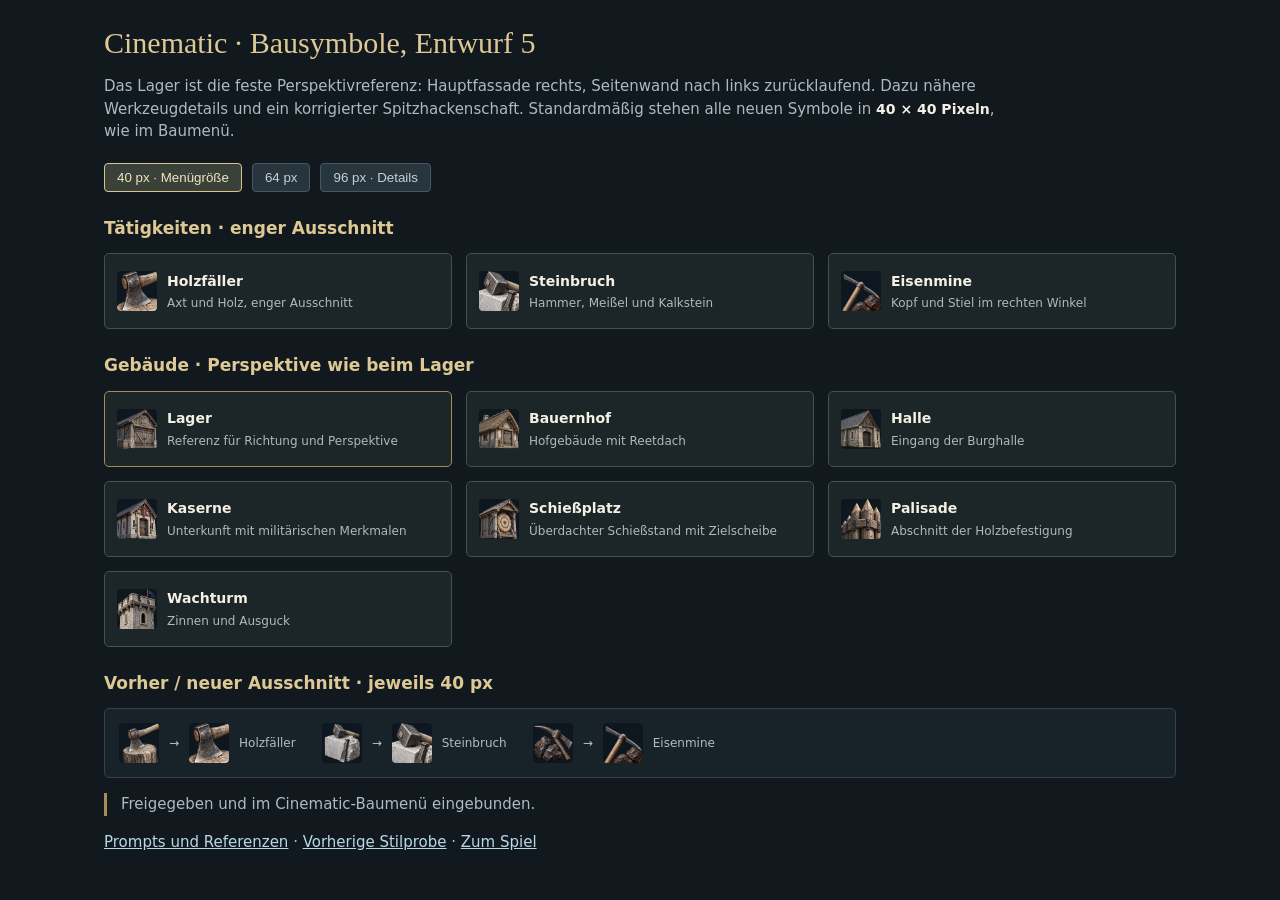
<file: docs/construction-icon-pilot.html>
<!doctype html>
<html lang="de"><meta charset="utf-8"><meta name="viewport" content="width=device-width,initial-scale=1">
<title>Cinematic · Bausymbole, Entwurf 5</title><style>
:root{color-scheme:dark}*{box-sizing:border-box}body{margin:0;background:#11191f;color:#deddd4;font:15px/1.5 system-ui,sans-serif}main{max-width:1120px;margin:auto;padding:26px 24px}h1{font:30px Georgia;color:#dec995;margin:0 0 12px}h2{font-size:17px;color:#dec995;margin:24px 0 12px}p{max-width:900px;color:#acbbc0}a{color:#b8d8e8}.cards{display:grid;grid-template-columns:repeat(3,minmax(0,1fr));gap:14px}article.reference{border-color:#a68c57}article{display:flex;align-items:center;gap:10px;padding:12px;border:1px solid #465052;background:#1c2528;border-radius:5px;min-height:76px}.icon{display:block;object-fit:contain;flex:none;width:40px;height:40px;background:#0e171f;border-radius:4px}b{font-size:14px;color:#f4f0e4}small{display:block;font-size:12px;color:#acbbc0;line-height:1.4;margin-top:3px}.controls{display:flex;align-items:center;gap:10px;margin:20px 0}button{background:#27363d;border:1px solid #465963;border-radius:4px;color:#c7d1d4;padding:6px 12px;cursor:pointer}button[aria-pressed=true]{border-color:#d8c48f;color:#f2e4be;background:#394139}.note{border-left:3px solid #a68c57;padding-left:14px}.comparison{display:flex;gap:26px;flex-wrap:wrap;padding:14px;background:#182229;border:1px solid #354247;border-radius:5px}.pair{display:flex;gap:10px;align-items:center}.pair img{width:40px;height:40px;background:#0e171f;border-radius:4px}.compare-label{font-size:12px;color:#afbec3}@media(max-width:760px){.cards{grid-template-columns:repeat(2,minmax(0,1fr))}}@media(max-width:480px){.cards{grid-template-columns:1fr}}
</style><main><h1>Cinematic · Bausymbole, Entwurf 5</h1>
<p>Das Lager ist die feste Perspektivreferenz: Hauptfassade rechts, Seitenwand nach links zurücklaufend. Dazu nähere Werkzeugdetails und ein korrigierter Spitzhackenschaft. Standardmäßig stehen alle neuen Symbole in <b>40 × 40 Pixeln</b>, wie im Baumenü.</p>
<div class="controls" role="group" aria-label="Größe der Symbolvorschau"><button data-size="40" aria-pressed="true">40 px · Menügröße</button><button data-size="64" aria-pressed="false">64 px</button><button data-size="96" aria-pressed="false">96 px · Details</button></div>
<h2>Tätigkeiten · enger Ausschnitt</h2><div class="cards"><article><img class="icon" width="40" height="40" src="../assets/cinematic/ui/woodcutter-close-v3.png" alt="Holzfäller"><div><b>Holzfäller</b><small>Axt und Holz, enger Ausschnitt</small></div></article>
<article><img class="icon" width="40" height="40" src="../assets/cinematic/ui/quarry-close-v3.png" alt="Steinbruch"><div><b>Steinbruch</b><small>Hammer, Meißel und Kalkstein</small></div></article>
<article><img class="icon" width="40" height="40" src="../assets/cinematic/ui/ironmine-right-angle-v5.png" alt="Eisenmine"><div><b>Eisenmine</b><small>Kopf und Stiel im rechten Winkel</small></div></article></div>
<h2>Gebäude · Perspektive wie beim Lager</h2><div class="cards"><article class="reference"><img class="icon" width="40" height="40" src="../assets/cinematic/ui/warehouse-building-v3.png" alt="Lager"><div><b>Lager</b><small>Referenz für Richtung und Perspektive</small></div></article>
<article><img class="icon" width="40" height="40" src="../assets/cinematic/ui/farm-aligned-v4.png" alt="Bauernhof"><div><b>Bauernhof</b><small>Hofgebäude mit Reetdach</small></div></article>
<article><img class="icon" width="40" height="40" src="../assets/cinematic/ui/townhall-building-v3.png" alt="Halle"><div><b>Halle</b><small>Eingang der Burghalle</small></div></article>
<article><img class="icon" width="40" height="40" src="../assets/cinematic/ui/barracks-aligned-v4.png" alt="Kaserne"><div><b>Kaserne</b><small>Unterkunft mit militärischen Merkmalen</small></div></article>
<article><img class="icon" width="40" height="40" src="../assets/cinematic/ui/range-aligned-v4.png" alt="Schießplatz"><div><b>Schießplatz</b><small>Überdachter Schießstand mit Zielscheibe</small></div></article>
<article><img class="icon" width="40" height="40" src="../assets/cinematic/ui/wall-aligned-v4.png" alt="Palisade"><div><b>Palisade</b><small>Abschnitt der Holzbefestigung</small></div></article>
<article><img class="icon" width="40" height="40" src="../assets/cinematic/ui/tower-aligned-v4.png" alt="Wachturm"><div><b>Wachturm</b><small>Zinnen und Ausguck</small></div></article></div>
<h2>Vorher / neuer Ausschnitt · jeweils 40 px</h2><div class="comparison">
<div class="pair"><img src="../art-source/cinematic/ui/woodcutter-muted-v2.png" alt="Holzfäller, vorher"><span class="compare-label">→</span><img src="../assets/cinematic/ui/woodcutter-close-v3.png" alt="Holzfäller, neuer Ausschnitt"><span class="compare-label">Holzfäller</span></div>
<div class="pair"><img src="../art-source/cinematic/ui/quarry-muted-v2.png" alt="Steinbruch, vorher"><span class="compare-label">→</span><img src="../assets/cinematic/ui/quarry-close-v3.png" alt="Steinbruch, neuer Ausschnitt"><span class="compare-label">Steinbruch</span></div>
<div class="pair"><img src="../art-source/cinematic/ui/ironmine-muted-v2.png" alt="Eisenmine, vorher"><span class="compare-label">→</span><img src="../assets/cinematic/ui/ironmine-right-angle-v5.png" alt="Eisenmine, neuer Ausschnitt"><span class="compare-label">Eisenmine</span></div>
</div><p class="note">Freigegeben und im Cinematic-Baumenü eingebunden.</p>
<p><a href="../art-source/cinematic/ui/construction-review.json">Prompts und Referenzen</a> · <a href="production-icon-pilot.html">Vorherige Stilprobe</a> · <a href="../index.html">Zum Spiel</a></p></main>
<script>document.querySelectorAll('[data-size]').forEach(function(button){button.addEventListener('click',function(){var size=Number(button.dataset.size);document.querySelectorAll('.icon').forEach(function(img){img.style.width=size+'px';img.style.height=size+'px';});document.querySelectorAll('[data-size]').forEach(function(b){b.setAttribute('aria-pressed',String(b===button));});});});</script></html>
</file>
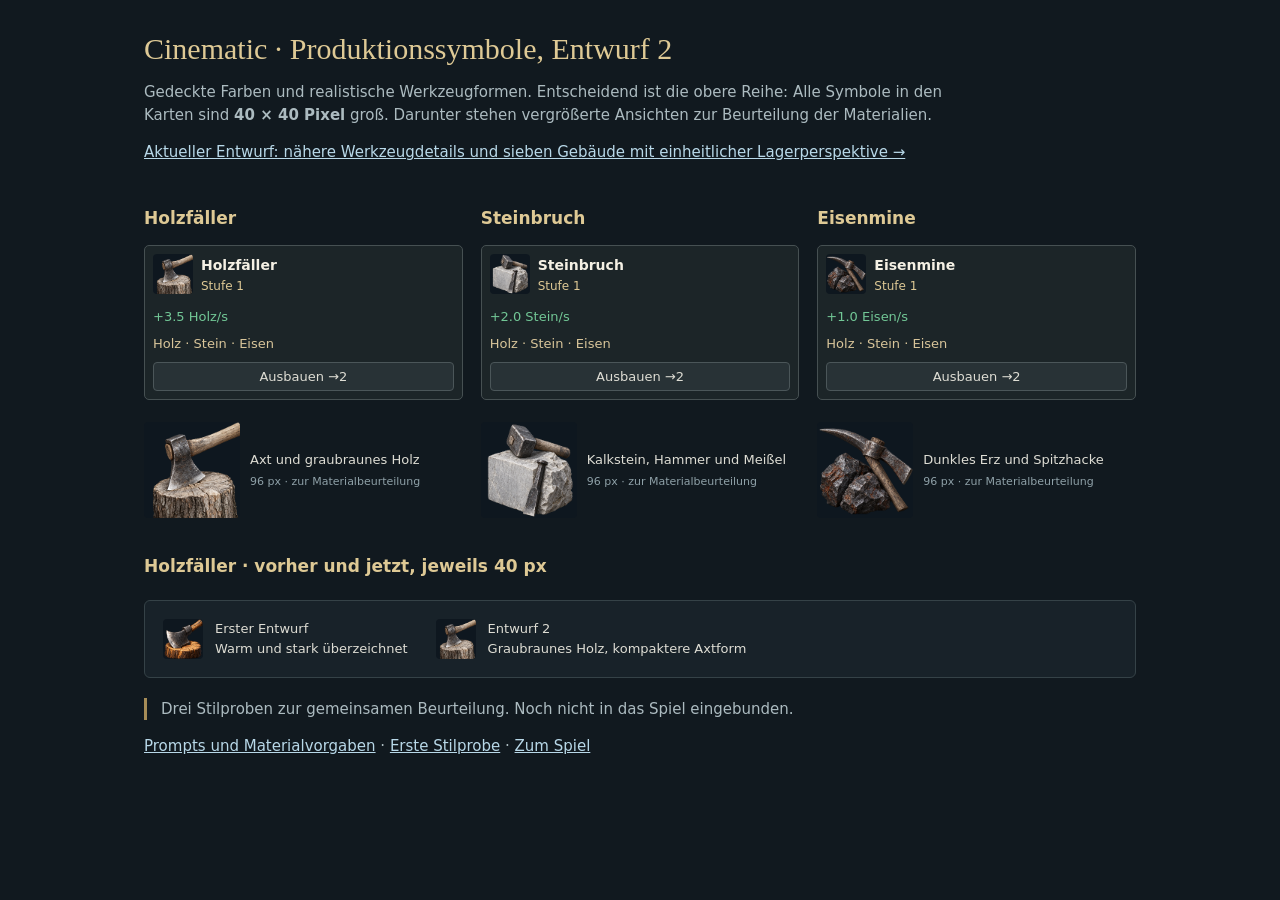
<file: docs/production-icon-pilot.html>
<!doctype html>
<html lang="de"><meta charset="utf-8"><meta name="viewport" content="width=device-width,initial-scale=1">
<title>Cinematic · Produktionssymbole, Entwurf 2</title>
<style>
:root{color-scheme:dark}*{box-sizing:border-box}body{margin:0;background:#11191f;color:#deddd4;font:15px/1.5 system-ui,sans-serif}main{max-width:1040px;margin:auto;padding:32px 24px}h1{font:30px Georgia;color:#dec995;margin:0 0 14px}h2{font-size:17px;color:#dec995}p{max-width:840px;color:#acbbc0}a{color:#b8d8e8}.grid{display:grid;grid-template-columns:repeat(3,minmax(0,1fr));gap:18px;margin-top:28px}.card{border:1px solid #465052;background:#1c2528;border-radius:5px;padding:8px}.head{display:flex;gap:8px;align-items:center}.head b{font-size:14px;color:#f4f0e4}.head small{display:block;font-size:12px;color:#dec995}.icon{display:block;width:40px;height:40px;flex:none;border-radius:4px;background:#0e171f}.prod{color:#72c796;margin-top:12px;font-size:13px}.cost{font-size:13px;margin:8px 0;color:#d8c59a}.button{border:1px solid #4b5659;border-radius:4px;padding:4px;text-align:center;font-size:13px;background:#283236}.detail{display:flex;align-items:center;gap:10px;margin:22px 0;font-size:13px}.detail img{background:#0e171f;border-radius:4px}.detail small{display:block;font-size:11px;color:#8fa1a8;margin-top:4px}.comparison{display:flex;gap:28px;align-items:center;padding:18px;background:#182229;border:1px solid #354247;border-radius:6px;margin:20px 0}.comparison figure{margin:0;display:flex;align-items:center;gap:12px}.comparison img{width:40px;height:40px;background:#0e171f;border-radius:4px}.comparison figcaption{font-size:13px}.note{border-left:3px solid #a68c57;padding-left:14px}@media(max-width:740px){.grid{grid-template-columns:1fr}.comparison{flex-wrap:wrap}}
</style><main><h1>Cinematic · Produktionssymbole, Entwurf 2</h1>
<p>Gedeckte Farben und realistische Werkzeugformen. Entscheidend ist die obere Reihe: Alle Symbole in den Karten sind <b>40 × 40 Pixel</b> groß. Darunter stehen vergrößerte Ansichten zur Beurteilung der Materialien.</p>
<p><a href="construction-icon-pilot.html">Aktueller Entwurf: nähere Werkzeugdetails und sieben Gebäude mit einheitlicher Lagerperspektive →</a></p>
<div class="grid"><section><h2>Holzfäller</h2><div class="card"><div class="head"><img class="icon" width="40" height="40" src="../art-source/cinematic/ui/woodcutter-muted-v2.png" alt="Axt und graubraunes Holz"><div><b>Holzfäller</b><small>Stufe 1</small></div></div><div class="prod">+3.5 Holz/s</div><div class="cost">Holz · Stein · Eisen</div><div class="button">Ausbauen →2</div></div><div class="detail"><img width="96" height="96" src="../art-source/cinematic/ui/woodcutter-muted-v2.png" alt="Holzfäller: Materialansicht"><span>Axt und graubraunes Holz<small>96 px · zur Materialbeurteilung</small></span></div></section>
<section><h2>Steinbruch</h2><div class="card"><div class="head"><img class="icon" width="40" height="40" src="../art-source/cinematic/ui/quarry-muted-v2.png" alt="Kalkstein, Hammer und Meißel"><div><b>Steinbruch</b><small>Stufe 1</small></div></div><div class="prod">+2.0 Stein/s</div><div class="cost">Holz · Stein · Eisen</div><div class="button">Ausbauen →2</div></div><div class="detail"><img width="96" height="96" src="../art-source/cinematic/ui/quarry-muted-v2.png" alt="Steinbruch: Materialansicht"><span>Kalkstein, Hammer und Meißel<small>96 px · zur Materialbeurteilung</small></span></div></section>
<section><h2>Eisenmine</h2><div class="card"><div class="head"><img class="icon" width="40" height="40" src="../art-source/cinematic/ui/ironmine-muted-v2.png" alt="Dunkles Erz und Spitzhacke"><div><b>Eisenmine</b><small>Stufe 1</small></div></div><div class="prod">+1.0 Eisen/s</div><div class="cost">Holz · Stein · Eisen</div><div class="button">Ausbauen →2</div></div><div class="detail"><img width="96" height="96" src="../art-source/cinematic/ui/ironmine-muted-v2.png" alt="Eisenmine: Materialansicht"><span>Dunkles Erz und Spitzhacke<small>96 px · zur Materialbeurteilung</small></span></div></section></div>
<h2>Holzfäller · vorher und jetzt, jeweils 40 px</h2>
<div class="comparison"><figure><img src="../art-source/cinematic/ui/woodcutter-pilot.png" alt="Erster Holzfäller-Entwurf"><figcaption>Erster Entwurf<br>Warm und stark überzeichnet</figcaption></figure><figure><img src="../art-source/cinematic/ui/woodcutter-muted-v2.png" alt="Neuer Holzfäller-Entwurf"><figcaption>Entwurf 2<br>Graubraunes Holz, kompaktere Axtform</figcaption></figure></div>
<p class="note">Drei Stilproben zur gemeinsamen Beurteilung. Noch nicht in das Spiel eingebunden.</p>
<p><a href="../art-source/cinematic/ui/production-muted-v2-prompts.json">Prompts und Materialvorgaben</a> · <a href="woodcutter-icon-pilot.html">Erste Stilprobe</a> · <a href="../index.html">Zum Spiel</a></p>
</main></html>
</file>
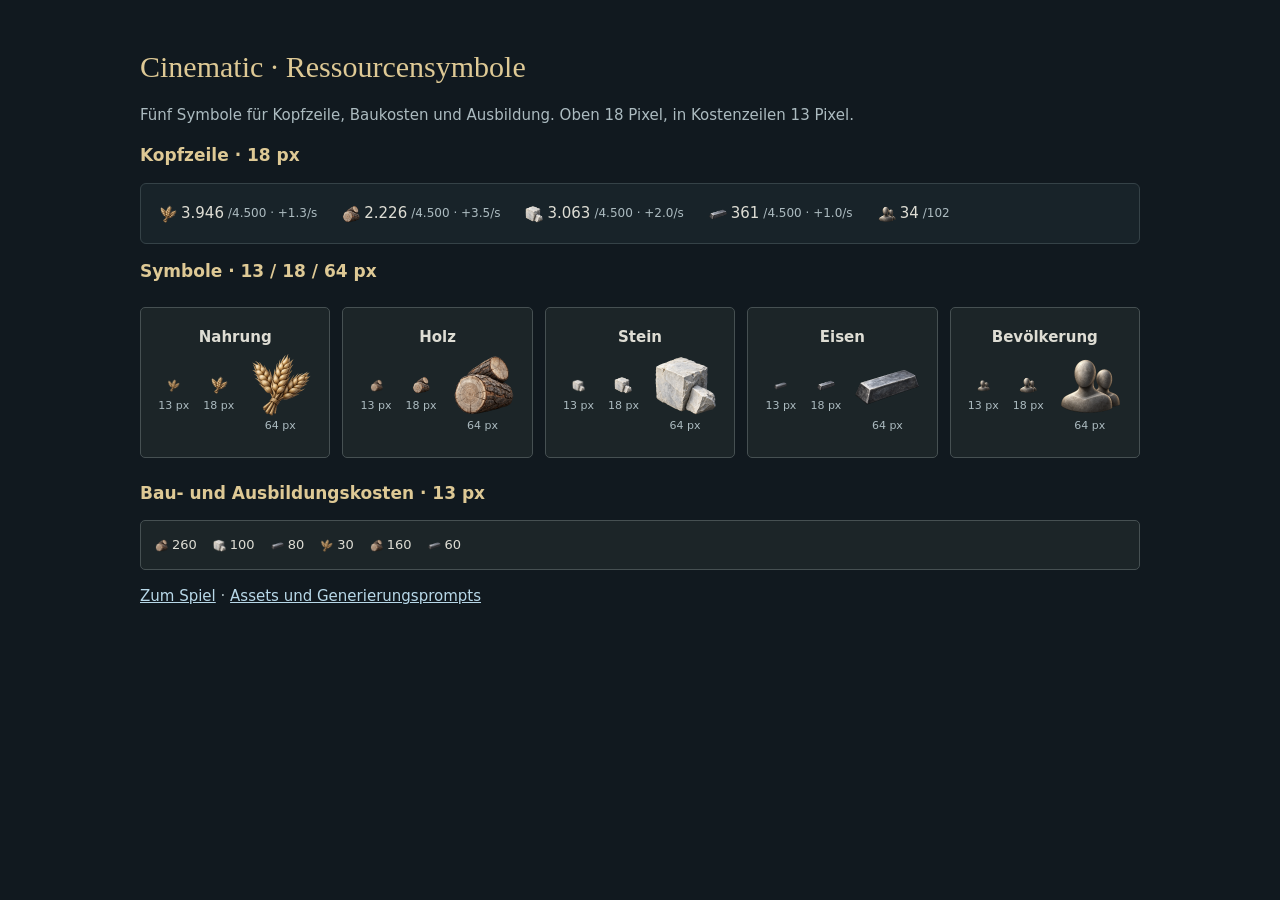
<file: docs/resource-icon-preview.html>
<!doctype html>
<html lang="de"><meta charset="utf-8"><meta name="viewport" content="width=device-width,initial-scale=1"><title>Cinematic · Ressourcensymbole</title>
<style>:root{color-scheme:dark}body{margin:0;background:#11191f;color:#deddd4;font:15px/1.55 system-ui,sans-serif}main{max-width:1000px;margin:auto;padding:30px 24px}h1{font:30px Georgia;color:#dec995}h2{font-size:17px;color:#dec995}p,small{color:#acbbc0}img{object-fit:contain;vertical-align:middle;flex:none}.hud{display:flex;gap:25px;align-items:center;flex-wrap:wrap;background:#182329;border:1px solid #354247;border-radius:6px;padding:18px}.hud span,.costs span{display:inline-flex;align-items:center;gap:4px;white-space:nowrap}.hud small{font-size:12px}.cards{display:grid;grid-template-columns:repeat(5,1fr);gap:12px;margin:22px 0}.card{padding:18px 12px;text-align:center;background:#1c2528;border:1px solid #465052;border-radius:5px}.sizes{display:flex;align-items:center;justify-content:center;gap:14px;min-height:90px}.size small{display:block;font-size:11px}.costs{display:flex;gap:16px;background:#1c2528;border:1px solid #465052;padding:14px;border-radius:5px;font-size:13px}.labels{font-size:13px;color:#dec995}a{color:#b8d8e8}@media(max-width:700px){.cards{grid-template-columns:repeat(2,1fr)}}</style>
<main><h1>Cinematic · Ressourcensymbole</h1><p>Fünf Symbole für Kopfzeile, Baukosten und Ausbildung. Oben 18 Pixel, in Kostenzeilen 13 Pixel.</p>
<h2>Kopfzeile · 18 px</h2><div class="hud"><span><img width="18" height="18" src="../assets/cinematic/ui/resource-food.png" alt="Nahrung"> 3.946<small>/4.500 · +1.3/s</small></span><span><img width="18" height="18" src="../assets/cinematic/ui/resource-wood.png" alt="Holz"> 2.226<small>/4.500 · +3.5/s</small></span><span><img width="18" height="18" src="../assets/cinematic/ui/resource-stone.png" alt="Stein"> 3.063<small>/4.500 · +2.0/s</small></span><span><img width="18" height="18" src="../assets/cinematic/ui/resource-iron.png" alt="Eisen"> 361<small>/4.500 · +1.0/s</small></span><span><img width="18" height="18" src="../assets/cinematic/ui/resource-population.png" alt="Bevölkerung"> 34<small>/102</small></span></div>
<h2>Symbole · 13 / 18 / 64 px</h2><div class="cards"><article class="card"><b>Nahrung</b><div class="sizes"><div class="size"><img width="13" height="13" src="../assets/cinematic/ui/resource-food.png" alt="Nahrung"><small>13 px</small></div><div class="size"><img width="18" height="18" src="../assets/cinematic/ui/resource-food.png" alt="Nahrung"><small>18 px</small></div><div class="size"><img width="64" height="64" src="../assets/cinematic/ui/resource-food.png" alt="Nahrung"><small>64 px</small></div></div></article><article class="card"><b>Holz</b><div class="sizes"><div class="size"><img width="13" height="13" src="../assets/cinematic/ui/resource-wood.png" alt="Holz"><small>13 px</small></div><div class="size"><img width="18" height="18" src="../assets/cinematic/ui/resource-wood.png" alt="Holz"><small>18 px</small></div><div class="size"><img width="64" height="64" src="../assets/cinematic/ui/resource-wood.png" alt="Holz"><small>64 px</small></div></div></article><article class="card"><b>Stein</b><div class="sizes"><div class="size"><img width="13" height="13" src="../assets/cinematic/ui/resource-stone.png" alt="Stein"><small>13 px</small></div><div class="size"><img width="18" height="18" src="../assets/cinematic/ui/resource-stone.png" alt="Stein"><small>18 px</small></div><div class="size"><img width="64" height="64" src="../assets/cinematic/ui/resource-stone.png" alt="Stein"><small>64 px</small></div></div></article><article class="card"><b>Eisen</b><div class="sizes"><div class="size"><img width="13" height="13" src="../assets/cinematic/ui/resource-iron.png" alt="Eisen"><small>13 px</small></div><div class="size"><img width="18" height="18" src="../assets/cinematic/ui/resource-iron.png" alt="Eisen"><small>18 px</small></div><div class="size"><img width="64" height="64" src="../assets/cinematic/ui/resource-iron.png" alt="Eisen"><small>64 px</small></div></div></article><article class="card"><b>Bevölkerung</b><div class="sizes"><div class="size"><img width="13" height="13" src="../assets/cinematic/ui/resource-population.png" alt="Bevölkerung"><small>13 px</small></div><div class="size"><img width="18" height="18" src="../assets/cinematic/ui/resource-population.png" alt="Bevölkerung"><small>18 px</small></div><div class="size"><img width="64" height="64" src="../assets/cinematic/ui/resource-population.png" alt="Bevölkerung"><small>64 px</small></div></div></article></div>
<h2>Bau- und Ausbildungskosten · 13 px</h2><div class="costs"><span><img width="13" height="13" src="../assets/cinematic/ui/resource-wood.png" alt="Holz">260</span><span><img width="13" height="13" src="../assets/cinematic/ui/resource-stone.png" alt="Stein">100</span><span><img width="13" height="13" src="../assets/cinematic/ui/resource-iron.png" alt="Eisen">80</span><span><img width="13" height="13" src="../assets/cinematic/ui/resource-food.png" alt="Nahrung">30</span><span><img width="13" height="13" src="../assets/cinematic/ui/resource-wood.png" alt="Holz">160</span><span><img width="13" height="13" src="../assets/cinematic/ui/resource-iron.png" alt="Eisen">60</span></div>
<p><a href="../index.html">Zum Spiel</a> · <a href="../art-source/cinematic/ui/resource-icons.json">Assets und Generierungsprompts</a></p></main></html>
</file>
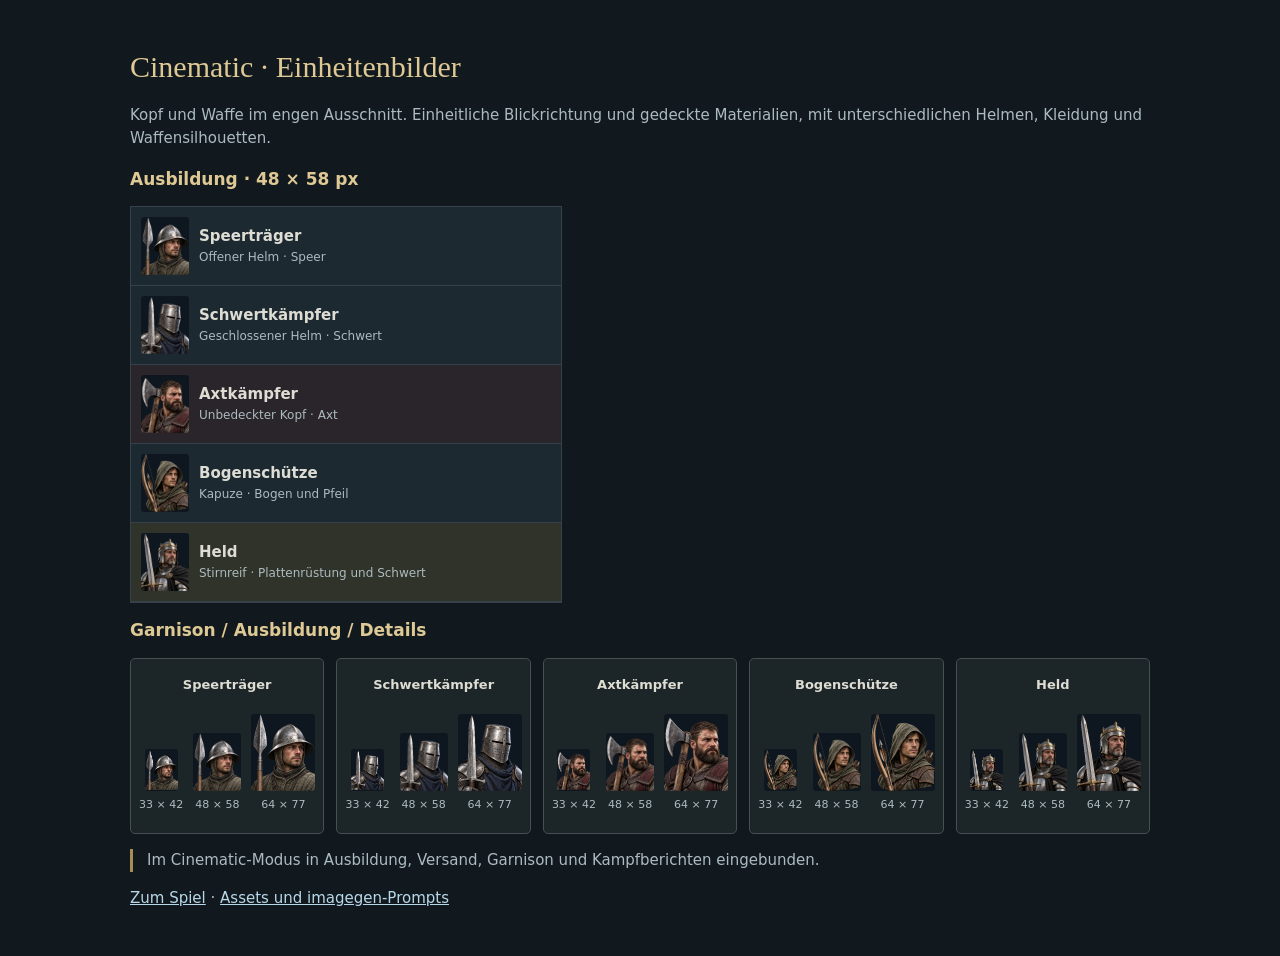
<file: docs/unit-icon-preview.html>
<!doctype html><html lang="de"><meta charset="utf-8"><meta name="viewport" content="width=device-width,initial-scale=1"><title>Cinematic · Einheitenbilder</title>
<style>:root{color-scheme:dark}body{margin:0;background:#11191f;color:#deddd4;font:15px/1.55 system-ui,sans-serif}main{max-width:1020px;margin:auto;padding:30px 24px}h1{font:30px Georgia;color:#dec995}h2{font-size:17px;color:#dec995}p,small{color:#acbbc0}img{object-fit:contain;vertical-align:middle;background:#0e171f;border-radius:3px;flex:none}.row{display:flex;gap:10px;align-items:center;padding:10px;background:#1c2931;border-bottom:1px solid #34414a}.row:nth-child(3){background:#29252a}.row:last-child{background:#303329}.row small{display:block;font-size:12px}.soldiers{max-width:430px;border:1px solid #354247}.cards{display:grid;grid-template-columns:repeat(5,minmax(0,1fr));gap:12px}.card{padding:14px 8px;text-align:center;border:1px solid #465052;border-radius:5px;background:#1c2528}.card b{font-size:13px}.sizes{display:flex;align-items:flex-end;justify-content:center;gap:10px;margin:18px 0 6px}.sizes small{display:block;font-size:11px;margin-top:5px}.note{border-left:3px solid #a68c57;padding-left:14px}a{color:#b8d8e8}@media(max-width:800px){.cards{grid-template-columns:repeat(2,minmax(0,1fr))}}</style>
<main><h1>Cinematic · Einheitenbilder</h1><p>Kopf und Waffe im engen Ausschnitt. Einheitliche Blickrichtung und gedeckte Materialien, mit unterschiedlichen Helmen, Kleidung und Waffensilhouetten.</p>
<h2>Ausbildung · 48 × 58 px</h2><div class="soldiers"><div class="row"><img width="48" height="58" src="../assets/cinematic/ui/unit-spear.png" alt="Speerträger"><div><b>Speerträger</b><small>Offener Helm · Speer</small></div></div><div class="row"><img width="48" height="58" src="../assets/cinematic/ui/unit-sword.png" alt="Schwertkämpfer"><div><b>Schwertkämpfer</b><small>Geschlossener Helm · Schwert</small></div></div><div class="row"><img width="48" height="58" src="../assets/cinematic/ui/unit-axe.png" alt="Axtkämpfer"><div><b>Axtkämpfer</b><small>Unbedeckter Kopf · Axt</small></div></div><div class="row"><img width="48" height="58" src="../assets/cinematic/ui/unit-archer.png" alt="Bogenschütze"><div><b>Bogenschütze</b><small>Kapuze · Bogen und Pfeil</small></div></div><div class="row"><img width="48" height="58" src="../assets/cinematic/ui/unit-hero.png" alt="Held"><div><b>Held</b><small>Stirnreif · Plattenrüstung und Schwert</small></div></div></div>
<h2>Garnison / Ausbildung / Details</h2><div class="cards"><article class="card"><b>Speerträger</b><div class="sizes"><div><img width="33" height="42" src="../assets/cinematic/ui/unit-spear.png" alt="Speerträger"><small>33 × 42</small></div><div><img width="48" height="58" src="../assets/cinematic/ui/unit-spear.png" alt="Speerträger"><small>48 × 58</small></div><div><img width="64" height="77" src="../assets/cinematic/ui/unit-spear.png" alt="Speerträger"><small>64 × 77</small></div></div></article><article class="card"><b>Schwertkämpfer</b><div class="sizes"><div><img width="33" height="42" src="../assets/cinematic/ui/unit-sword.png" alt="Schwertkämpfer"><small>33 × 42</small></div><div><img width="48" height="58" src="../assets/cinematic/ui/unit-sword.png" alt="Schwertkämpfer"><small>48 × 58</small></div><div><img width="64" height="77" src="../assets/cinematic/ui/unit-sword.png" alt="Schwertkämpfer"><small>64 × 77</small></div></div></article><article class="card"><b>Axtkämpfer</b><div class="sizes"><div><img width="33" height="42" src="../assets/cinematic/ui/unit-axe.png" alt="Axtkämpfer"><small>33 × 42</small></div><div><img width="48" height="58" src="../assets/cinematic/ui/unit-axe.png" alt="Axtkämpfer"><small>48 × 58</small></div><div><img width="64" height="77" src="../assets/cinematic/ui/unit-axe.png" alt="Axtkämpfer"><small>64 × 77</small></div></div></article><article class="card"><b>Bogenschütze</b><div class="sizes"><div><img width="33" height="42" src="../assets/cinematic/ui/unit-archer.png" alt="Bogenschütze"><small>33 × 42</small></div><div><img width="48" height="58" src="../assets/cinematic/ui/unit-archer.png" alt="Bogenschütze"><small>48 × 58</small></div><div><img width="64" height="77" src="../assets/cinematic/ui/unit-archer.png" alt="Bogenschütze"><small>64 × 77</small></div></div></article><article class="card"><b>Held</b><div class="sizes"><div><img width="33" height="42" src="../assets/cinematic/ui/unit-hero.png" alt="Held"><small>33 × 42</small></div><div><img width="48" height="58" src="../assets/cinematic/ui/unit-hero.png" alt="Held"><small>48 × 58</small></div><div><img width="64" height="77" src="../assets/cinematic/ui/unit-hero.png" alt="Held"><small>64 × 77</small></div></div></article></div>
<p class="note">Im Cinematic-Modus in Ausbildung, Versand, Garnison und Kampfberichten eingebunden.</p><p><a href="../index.html">Zum Spiel</a> · <a href="../art-source/cinematic/ui/unit-icons.json">Assets und imagegen-Prompts</a></p></main></html>
</file>
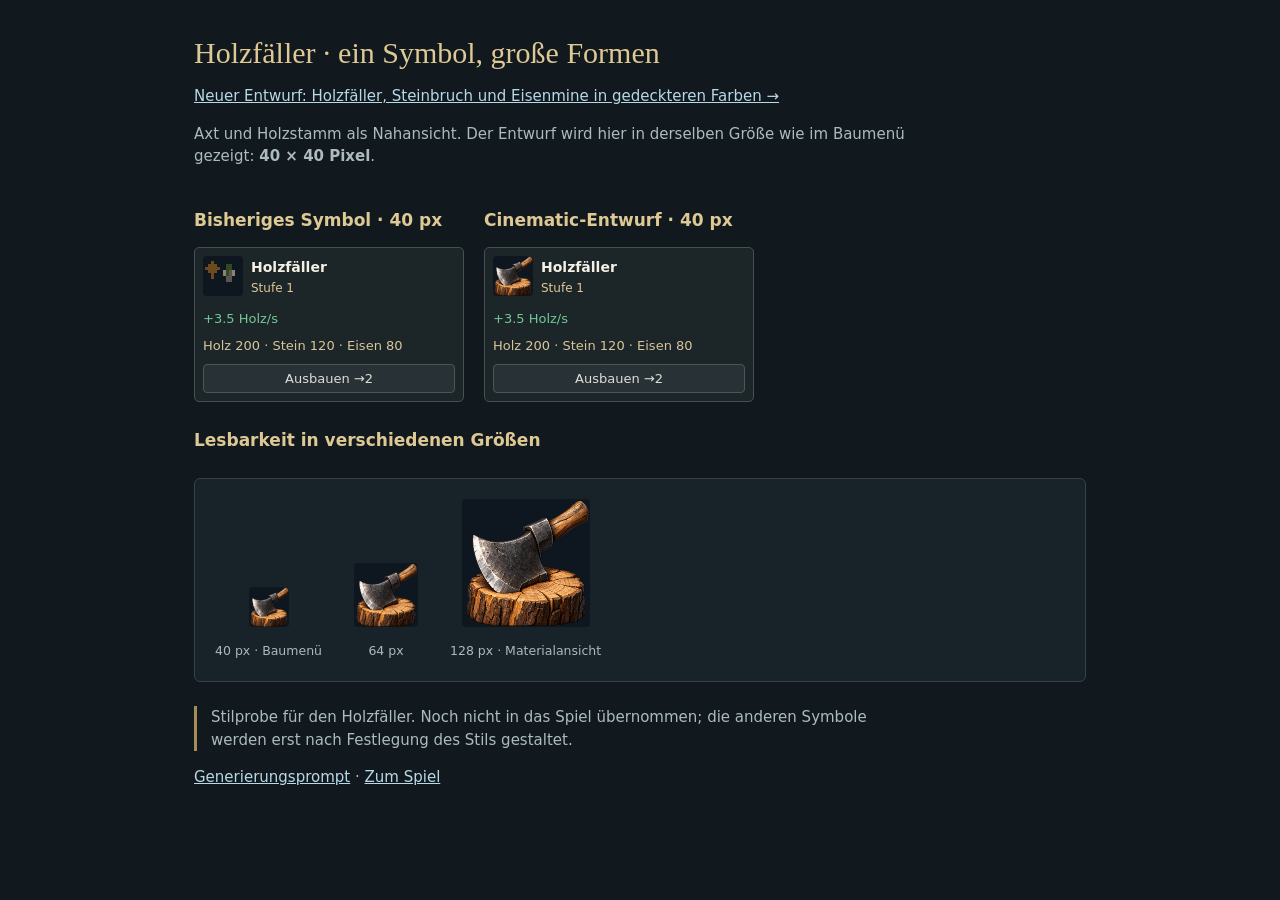
<file: docs/woodcutter-icon-pilot.html>
<!doctype html>
<html lang="de"><meta charset="utf-8"><meta name="viewport" content="width=device-width,initial-scale=1">
<title>Holzfäller · Symbolentwurf</title>
<style>
:root{color-scheme:dark}*{box-sizing:border-box}body{margin:0;background:#11191f;color:#deddd4;font:15px/1.5 system-ui,sans-serif}main{max-width:940px;margin:auto;padding:36px 24px}h1{font:30px Georgia;color:#dec995;margin:0 0 14px}h2{font-size:17px;color:#dec995}p{max-width:720px;color:#acbbc0}.compare{display:flex;gap:20px;flex-wrap:wrap;margin:26px 0}.example{width:270px}.card{border:1px solid #465052;background:#1c2528;border-radius:5px;padding:8px}.head{display:flex;gap:8px;align-items:center}.icon{display:block;width:40px;height:40px;flex:none;border-radius:4px;background:#0e171f}.name{color:#f4f0e4;font-size:14px}.level{display:block;font-size:12px;color:#dec995}.prod{color:#72c796;margin-top:12px;font-size:13px}.cost{font-size:13px;margin:8px 0;color:#d8c59a}.button{border:1px solid #4b5659;border-radius:4px;padding:4px;text-align:center;font-size:13px;background:#283236}.sizes{display:flex;align-items:flex-end;gap:32px;margin:24px 0;padding:20px;background:#182229;border:1px solid #354247;border-radius:6px}.size{text-align:center}.size img{display:block;margin:auto auto 12px;background:#0e171f;border-radius:4px}.size small{color:#aab9bc}a{color:#b8d8e8}.note{border-left:3px solid #a68c57;padding-left:14px}
</style>
<main><h1>Holzfäller · ein Symbol, große Formen</h1>
<p><a href="production-icon-pilot.html">Neuer Entwurf: Holzfäller, Steinbruch und Eisenmine in gedeckteren Farben →</a></p>
<p>Axt und Holzstamm als Nahansicht. Der Entwurf wird hier in derselben Größe wie im Baumenü gezeigt: <b>40 × 40 Pixel</b>.</p>
<div class="compare">
<section class="example"><h2>Bisheriges Symbol · 40 px</h2><div class="card"><div class="head"><canvas id="classic" class="icon" width="40" height="40" aria-label="Bisheriges Holzfällersymbol"></canvas><div><b class="name">Holzfäller</b><span class="level">Stufe 1</span></div></div><div class="prod">+3.5 Holz/s</div><div class="cost">Holz 200 · Stein 120 · Eisen 80</div><div class="button">Ausbauen →2</div></div></section>
<section class="example"><h2>Cinematic-Entwurf · 40 px</h2><div class="card"><div class="head"><img class="icon" src="../art-source/cinematic/ui/woodcutter-pilot.png" alt="Große Axt im Holzstamm"><div><b class="name">Holzfäller</b><span class="level">Stufe 1</span></div></div><div class="prod">+3.5 Holz/s</div><div class="cost">Holz 200 · Stein 120 · Eisen 80</div><div class="button">Ausbauen →2</div></div></section>
</div>
<h2>Lesbarkeit in verschiedenen Größen</h2><div class="sizes">
<div class="size"><img width="40" height="40" src="../art-source/cinematic/ui/woodcutter-pilot.png" alt="Entwurf in 40 Pixeln"><small>40 px · Baumenü</small></div>
<div class="size"><img width="64" height="64" src="../art-source/cinematic/ui/woodcutter-pilot.png" alt="Entwurf in 64 Pixeln"><small>64 px</small></div>
<div class="size"><img width="128" height="128" src="../art-source/cinematic/ui/woodcutter-pilot.png" alt="Vergrößerte Materialansicht"><small>128 px · Materialansicht</small></div>
</div>
<p class="note">Stilprobe für den Holzfäller. Noch nicht in das Spiel übernommen; die anderen Symbole werden erst nach Festlegung des Stils gestaltet.</p>
<p><a href="../art-source/cinematic/ui/woodcutter-pilot-prompt.json">Generierungsprompt</a> · <a href="../index.html">Zum Spiel</a></p></main>
<script src="../js/config.js?v=2026102614"></script><script src="../js/sprites.js?v=2026102614"></script><script>WOH.Sprites.drawBuildingIcon(document.getElementById('classic').getContext('2d'),2,2,3,'woodcutter');</script>
</html>
</file>
<file: css/style.css>
/* World of Houses – Stylesheet (dunkle, kühle GoT-nahe Palette) */
:root{
  --bg:#101416; --bg2:#171d20; --panel:#1c2326; --panel2:#263033;
  --line:#3d4442; --text:#deded3; --muted:#a3aaa5; --gold:#d6bf87;
  --green:#6fcf97; --red:#d24646; --blue:#5a8fc0;
  --off:#7d2b2b; --def:#2b4a7d;
}
*{box-sizing:border-box}
html,body{margin:0;height:100%;background:var(--bg);color:var(--text);
  font-family:"Segoe UI",system-ui,sans-serif;font-size:14px;overflow:hidden}
b{color:#fff}
small{color:var(--muted)}
.muted{color:var(--muted)} .small{font-size:12px}
h1,.panel h3,#overlay-title{font-family:Georgia,"Times New Roman",serif}
body[data-graphics-mode="classic"]{
  --bg:#0c1014;--bg2:#121a20;--panel:#16202a;--panel2:#1d2935;
  --line:#2a3a47;--text:#d6dde3;--muted:#8a99a6;--gold:#e8d7a0;
}
body[data-graphics-mode="classic"] h1,
body[data-graphics-mode="classic"] .panel h3,
body[data-graphics-mode="classic"] #overlay-title{font-family:inherit}
.good{color:var(--green)} .bad{color:var(--red)} .lack{color:#e06a8a}

/* ---------- Layout ---------- */
/* Root-Hoehe: vh-Fallback gefolgt von dvh (dynamic viewport — beruecksichtigt
   Mobile-Browser-Chrome korrekt). Browser, die dvh nicht kennen, ignorieren
   die zweite Property. */
#app{display:flex;flex-direction:column;height:100vh;height:100dvh}
#stage{flex:1;display:flex;min-height:0}
#content{flex:1;position:relative;min-width:0}
#map-view,#village-view{position:absolute;inset:0}
#map-canvas{width:100%;height:100%;display:block;cursor:grab}
#map-canvas:active{cursor:grabbing}
#map-hint{position:absolute;left:max(12px,env(safe-area-inset-left));
  bottom:max(12px,env(safe-area-inset-bottom));background:rgba(0,0,0,.5);
  padding:5px 10px;border-radius:4px;font-size:12px;color:var(--muted);pointer-events:none}
#sidebar{width:330px;flex-shrink:0;background:var(--bg2);border-left:1px solid var(--line);
  overflow:auto;padding:10px}

/* ---------- Ressourcen-Icons ---------- */
.res-ico{width:18px;height:18px;vertical-align:middle;image-rendering:pixelated;
  image-rendering:crisp-edges}
.res-ico.sm{width:13px;height:13px}
[data-graphics-mode="cinematic"] .res-ico{image-rendering:auto}
.costtag{display:inline-flex;align-items:center;gap:2px;margin-right:7px;
  font-variant-numeric:tabular-nums}
.costtag.lack{color:#e06a8a}

/* ---------- Dorf-Overlay ---------- */
.overlay{position:fixed;inset:0;z-index:60;display:flex;align-items:center;justify-content:center;padding:24px}
.overlay-backdrop{position:absolute;inset:0;background:rgba(4,8,11,.72);backdrop-filter:blur(3px)}
.overlay-card{position:relative;z-index:1;width:min(1440px,96vw);
  max-height:100%;display:flex;
  flex-direction:column;background:linear-gradient(#16222c,#0e161c);
  border:1px solid var(--line);border-radius:10px;box-shadow:0 24px 70px rgba(0,0,0,.7);overflow:hidden}
.overlay-head{display:flex;align-items:center;justify-content:space-between;gap:10px;
  padding:12px 16px;border-bottom:1px solid var(--line);background:rgba(0,0,0,.25);flex-shrink:0}
#overlay-title{font-size:16px;color:var(--gold);display:flex;align-items:center;gap:8px}
#overlay-close{background:var(--panel2);color:var(--text);border:1px solid var(--line);
  width:34px;height:34px;border-radius:6px;cursor:pointer;font-size:16px;flex-shrink:0}
#overlay-close:hover{background:var(--red);border-color:var(--red);color:#fff}
#village-body{min-height:0;overflow:auto;overscroll-behavior-y:contain;padding:18px}

/* ---------- Kampfbericht ---------- */
#battle-overlay{z-index:70}
.battle-card{width:min(680px,96vw)}
#battle-body{min-height:0;overflow:auto;overscroll-behavior-y:contain;padding:16px}
.battle-banner{text-align:center;font-size:18px;font-weight:700;padding:10px;border-radius:6px;margin-bottom:8px}
.battle-banner.good{background:rgba(47,93,58,.5);color:#9fe0b8;border:1px solid var(--green)}
.battle-banner.bad{background:rgba(125,43,43,.5);color:#e8b0b0;border:1px solid var(--red)}
.battle-meta{text-align:center;color:var(--muted);font-size:12px;margin-bottom:12px}
.battle-grid{display:grid;grid-template-columns:1fr 1fr;gap:12px}
@media(max-width:560px){.battle-grid{grid-template-columns:1fr}}
.battle-side{background:var(--panel);border:1px solid var(--line);border-radius:6px;padding:10px}
.battle-side h3{margin:0 0 6px;color:var(--gold);font-size:14px}
.bside-head{display:flex;align-items:center;gap:6px;flex-wrap:wrap;margin-bottom:8px;font-size:13px;line-height:1.2}
.brow{display:flex;align-items:center;gap:6px;font-size:13px;padding:2px 0;border-bottom:1px solid #1b2731}
.brow .bn{flex:1}
.brow .bc{font-variant-numeric:tabular-nums}
.bpow{margin-top:8px;font-weight:700;color:var(--gold);text-align:right}
.battle-loot{margin-top:12px;background:var(--panel);border:1px solid var(--line);
  border-radius:6px;padding:8px 10px;display:flex;gap:6px;flex-wrap:wrap;align-items:center}
.battle-breakdown{margin-top:10px;background:var(--panel);border:1px solid var(--line);
  border-radius:6px;padding:8px 10px;font-size:12px;color:var(--text);
  font-variant-numeric:tabular-nums;line-height:1.5}
.battle-breakdown b{color:var(--gold)}
.battle-ok{margin-top:14px}
.unit-table tr.hero{background:rgba(232,200,74,.14)}

/* ---------- Topbar ---------- */
/* Safe-Area: Topbar respektiert Notch/Dynamic Island (top) und seitliche Insets.
   max() mit 0px-Fallback fuer Browser ohne env() Unterstuetzung. */
#topbar{display:flex;align-items:center;gap:16px;
  padding-top:max(8px,env(safe-area-inset-top));
  padding-right:max(14px,env(safe-area-inset-right));
  padding-bottom:8px;
  padding-left:max(14px,env(safe-area-inset-left));
  background:linear-gradient(#1a262f,#121a20);border-bottom:2px solid var(--line);flex-wrap:wrap}
.tb-left{display:flex;align-items:center;gap:10px}
.tb-house{font-size:15px}
.tb-house i{color:var(--gold);font-weight:400}
.crest{width:26px;height:26px;border-radius:4px;border:1px solid #000;display:inline-block;flex-shrink:0}
.crest.sm{width:16px;height:16px;vertical-align:middle}
.tb-res{display:flex;gap:14px;flex:1 1 480px;flex-wrap:wrap;justify-content:center}
.res{font-variant-numeric:tabular-nums;white-space:nowrap}
.res small{margin-left:2px}
.res.full b{color:var(--red)}
.res.pop{color:var(--gold)}
.tb-right{display:flex;align-items:center;gap:10px;flex-wrap:wrap;max-width:100%;margin-left:auto}
.graphics-choice{display:inline-flex;align-items:center;gap:6px;color:var(--muted);font-size:12px}
.graphics-select{background:var(--panel);color:var(--text);border:1px solid var(--line);
  border-radius:4px;padding:5px;font:inherit;cursor:pointer}
.graphics-select:focus-visible{outline:2px solid var(--gold);outline-offset:2px}
.start-graphics{margin:14px 0;padding:10px 12px;border:1px solid var(--line);border-radius:6px}
.start-graphics .graphics-choice{display:flex;justify-content:space-between;font-size:14px}
.start-graphics small{display:block;margin-top:7px;line-height:1.45}
.tb-clock{font-variant-numeric:tabular-nums;color:var(--gold)}
.vill-select{background:var(--panel);color:var(--text);border:1px solid var(--line);
  padding:5px;border-radius:4px;max-width:200px}
.tabs{display:flex;border:1px solid var(--line);border-radius:5px;overflow:hidden}
.tab{background:var(--panel);color:var(--muted);border:0;padding:6px 14px;cursor:pointer}
.tab.active{background:var(--gold);color:#1a1206;font-weight:700}

/* ---------- Statusbar ---------- */
#statusbar{padding:3px 12px;font-size:11px;color:var(--muted);
  background:#0a1015;border-top:1px solid var(--line)}

/* ---------- Buttons ---------- */
.btn{background:var(--panel2);color:var(--text);border:1px solid var(--line);
  padding:7px 12px;border-radius:5px;cursor:pointer;font-size:13px;transition:.12s}
.btn:hover:not(:disabled){background:#26384a;border-color:var(--gold)}
.btn:disabled{opacity:.4;cursor:not-allowed}
.btn.sm{padding:3px 9px;font-size:12px}
.btn.big{padding:12px 18px;font-size:15px;width:100%;margin:6px 0}
.btn.full{width:100%;margin-top:6px}
.btn.primary{background:var(--gold);color:#1a1206;font-weight:700;border-color:#bfa86a}
.btn.ghost{background:transparent;color:var(--muted)}

/* ---------- Dorfansicht ---------- */
.vv-grid{display:grid;grid-template-columns:1fr 1fr;gap:18px;max-width:1400px;margin:0 auto}
.vv-col{min-width:0}
@media(max-width:900px){.vv-grid{grid-template-columns:1fr}}
/* Burgansicht-Tabs — Standard versteckt; auf schmalen Viewports via Media-Query aktiv. */
.burg-tabs{display:none;gap:6px;margin:0 auto 14px;max-width:1400px;
  border-bottom:1px solid var(--line);padding:0 2px}
.burg-tab{flex:1;background:transparent;color:var(--muted);
  border:0;border-bottom:2px solid transparent;
  padding:10px 14px;font:600 14px/1.2 inherit;cursor:pointer;
  min-height:42px;letter-spacing:.02em;
  transition:color .15s,border-color .15s,background .15s}
.burg-tab:hover{color:var(--text);background:rgba(255,255,255,0.03)}
.burg-tab.active{color:var(--gold);border-bottom-color:var(--gold)}
.burg-tab:focus-visible{outline:2px solid var(--gold);outline-offset:-2px}
#village-overlay.struct-mode .overlay-card{width:min(940px,96vw)}
.struct-grid{display:grid;grid-template-columns:1fr 300px;gap:16px;align-items:start}
@media(max-width:760px){.struct-grid{grid-template-columns:1fr}}
.struct-main{display:flex;flex-direction:column;gap:12px}
.struct-main .def-box{margin-bottom:0}
.struct-side .support-picker{margin-top:0}
.struct-panel{background:var(--panel);border:1px solid var(--line);border-radius:6px;padding:10px 12px}
.sp-head{color:var(--gold);font-size:12px;text-transform:uppercase;letter-spacing:.5px;margin-bottom:8px}
.sp-row{display:flex;align-items:center;justify-content:space-between;gap:12px}
.sp-info b{font-size:13px}
.sp-cost{margin:4px 0}
.garr-sliders{display:flex;flex-direction:column;gap:8px;margin-bottom:8px}
.garr-row{display:grid;grid-template-columns:24px 96px 1fr auto;align-items:center;gap:8px}
.garr-row .gr-name{font-size:12px;font-weight:600}
.garr-row .garr-slider{width:100%;accent-color:var(--gold);cursor:pointer}
.garr-row .gr-split{font-size:11px;color:var(--muted);white-space:nowrap;font-variant-numeric:tabular-nums}
.home-row{display:flex;align-items:center;gap:6px;margin-bottom:6px}
.home-row .home-select{flex:1;min-width:0;background:var(--bg);color:var(--text);border:1px solid var(--line);border-radius:4px;padding:3px}
.btn.xs{padding:3px 8px;font-size:11px}
.struct-view .def-box{margin-bottom:12px}
.vv-col h2{margin:0 0 10px;font-size:17px;color:var(--gold);
  border-bottom:1px solid var(--line);padding-bottom:6px}
.queue{background:var(--panel);border:1px solid var(--line);border-radius:5px;
  padding:7px 10px;margin:10px 0 4px;font-size:12px}
.bld-grid{display:grid;grid-template-columns:repeat(auto-fill,minmax(150px,1fr));gap:6px}
.bld-card{display:flex;flex-direction:column;gap:3px;background:var(--panel);
  border:1px solid var(--line);border-radius:5px;padding:6px}
.bld-card.updating{border-color:#4a90e2;
  box-shadow:0 0 0 2px rgba(74,144,226,.6) inset,0 0 9px rgba(74,144,226,.45)}
.bld-top{display:flex;align-items:center;gap:6px}
.bld-ico{width:40px;height:40px;flex-shrink:0;background:#0e171f;border-radius:4px}
.bld-meta{display:flex;flex-direction:column;line-height:1.15;min-width:0}
.bld-meta b{font-size:13px}
.bld-details{display:flex;flex-direction:column;gap:3px;min-width:0}
.lvl{color:var(--gold);font-size:11px}
.prod{color:var(--green);font-size:11px}
.req{color:var(--red);font-size:10px;line-height:1.3}
.bld-cost{font-size:12px;display:flex;flex-wrap:wrap;gap:3px;font-variant-numeric:tabular-nums}
.bld-card .btn.sm{width:100%;margin-top:auto;padding:4px 6px}
.bld-card .btn.sm small{color:inherit;opacity:.8}
.maxed{color:var(--gold);font-size:12px}

/* Militär */
.bonus-box,.def-box{background:var(--panel);border:1px solid var(--line);
  border-radius:5px;padding:8px 10px;margin-bottom:10px;font-size:13px}
.def-box.small,.bonus-box.small{font-size:12px;padding:6px 8px}
.def-breakdown{margin-top:6px;font-size:12px;line-height:1.55}
.def-breakdown div span:first-child,.def-breakdown div>span{color:var(--text)}
.def-breakdown .def-total{border-top:1px dashed var(--line);margin-top:4px;padding-top:4px;font-weight:600}
.def-effect{margin-top:8px;padding-top:8px;border-top:1px solid var(--line);font-size:12px;line-height:1.55}
.def-effect b{display:block;margin-bottom:3px}
/* Hover-Info-Popup für Kriegernamen */
.unit-name{cursor:help;border-bottom:1px dotted var(--muted);outline:none}
.bld-name{align-self:flex-start}
.unit-name:hover b,.unit-name:focus b{color:var(--gold)}
#unit-tip-pop{display:none;position:fixed;z-index:2000;width:280px;padding:9px 11px;
  font-size:11px;line-height:1.5;text-align:left;pointer-events:none}
#unit-tip-pop .ut-head{font-size:13px;display:flex;align-items:center;gap:8px;margin-bottom:3px}
#unit-tip-pop .ut-role{font-size:10px;padding:1px 6px;border-radius:8px;border:1px solid var(--line)}
#unit-tip-pop .ut-role.off{color:#e08a8a}#unit-tip-pop .ut-role.def{color:#8ab6e0}#unit-tip-pop .ut-role.hero{color:#e8d7a0}
#unit-tip-pop .ut-desc{color:var(--muted);margin-bottom:5px}
#unit-tip-pop .ut-stats{display:grid;grid-template-columns:1fr 1fr;gap:2px 10px;margin-bottom:5px}
#unit-tip-pop .ut-stats span i,#unit-tip-pop .ut-cost i{color:var(--muted);font-style:normal}
#unit-tip-pop .ut-cost{margin-bottom:4px}
#unit-tip-pop .ut-note{border-top:1px solid var(--line);padding-top:5px;color:var(--muted)}
.unit-table{width:100%;border-collapse:collapse;font-size:13px}
.unit-table th,.unit-table td{padding:5px 6px;border-bottom:1px solid var(--line);text-align:center}
.unit-table th{color:var(--muted);font-weight:600;font-size:11px;text-transform:uppercase}
.unit-table td:nth-child(2){text-align:left}
.unit-table tr.off{background:rgba(125,43,43,.12)}
.unit-table tr.def{background:rgba(43,74,125,.12)}
.unit-ico{background:#0e171f;border-radius:3px;vertical-align:middle}
[data-graphics-mode="cinematic"] .unit-ico{flex-shrink:0}
[data-graphics-mode="cinematic"] .unit-table td:first-child{padding:8px}
[data-graphics-mode="cinematic"] .garr-row{grid-template-columns:33px 96px minmax(0,1fr) auto}
.cnt{font-weight:700;color:var(--gold)}
.train-n,.send-n{background:var(--bg);color:var(--text);border:1px solid var(--line);
  border-radius:4px;padding:3px}
.train-ctl{display:inline-flex;align-items:center;gap:4px;white-space:nowrap}
.train-ctl .train-n{width:44px}
.hint{color:var(--muted);font-size:11px;margin-top:10px;line-height:1.5}

/* ---------- Sidebar ---------- */
.panel{background:var(--panel);border:1px solid var(--line);border-radius:6px;
  padding:10px;margin-bottom:10px}
.panel.danger{border-color:var(--red);box-shadow:0 0 0 1px rgba(210,70,70,.25) inset}
.panel h3{margin:0 0 8px;font-size:13px;color:var(--gold);text-transform:uppercase;letter-spacing:.5px}
.panel.danger h3{color:var(--red)}
.incoming{background:rgba(210,70,70,.1);border:1px solid rgba(210,70,70,.35);
  border-radius:5px;padding:6px 8px;margin-bottom:6px;font-size:13px}
.incoming .eta{color:var(--red);font-weight:700}
.outgoing{background:rgba(47,93,58,.12);border:1px solid rgba(111,207,151,.35);
  border-radius:5px;padding:6px 8px;margin-bottom:6px;font-size:13px}
.outgoing .eta-out{color:var(--green);font-weight:700}
.crestline{display:flex;align-items:center;gap:6px;margin:4px 0}
.send-form{margin-top:8px}
.send-from-row{display:block;margin-bottom:8px;font-size:13px;color:var(--muted)}
.send-from{background:var(--bg);color:var(--text);border:1px solid var(--line);
  border-radius:4px;padding:4px;margin-left:4px;max-width:100%}
.send-row{display:flex;align-items:center;gap:6px;margin:4px 0;font-size:13px}
.send-row input{margin-left:auto;width:56px}
/* Unterstützungs-Picker (Truppen + Rohstoffe an eigene Burg/Struktur) */
.support-picker{margin-top:10px;padding:8px 10px;border:1px solid var(--line);
  border-radius:6px;background:var(--panel)}
.support-picker>b{display:block;color:var(--gold);font-size:13px;margin-bottom:6px}
.support-from-row{display:flex;align-items:center;gap:6px;font-size:13px;color:var(--muted);margin-bottom:4px}
.support-source-sel{flex:1;min-width:0;background:var(--bg);color:var(--text);
  border:1px solid var(--line);border-radius:4px;padding:4px}
.support-section-label{margin-top:8px;font-size:11px;text-transform:uppercase;
  letter-spacing:.5px;color:var(--gold);border-top:1px solid var(--line);padding-top:6px}
.support-picker .send-form{margin-top:4px}
.support-picker .support-send{margin-top:10px}
.send-eta{margin:6px 0}
.log{max-height:300px;overflow:auto;font-size:12px}
.log-e{padding:4px 2px;border-bottom:1px solid #1b2731;line-height:1.4}
.log-e .lt{color:var(--muted);font-variant-numeric:tabular-nums;margin-right:5px}
.log-e.battle{color:#e8c98a}
.log-e.good{color:var(--green)}
.log-e.bad{color:#e08a8a}

/* ---------- Startscreen ---------- */
#start-screen{position:fixed;inset:0;display:none;align-items:center;justify-content:center;
  background:radial-gradient(circle at 50% 30%,#1a2630,#070b0e);z-index:100}
.start-card{background:var(--panel);border:1px solid var(--line);border-radius:10px;
  padding:28px 30px;max-width:480px;width:92%;max-height:94vh;max-height:94dvh;overflow-y:auto;
  box-shadow:0 20px 60px rgba(0,0,0,.6)}
.start-card h1{margin:0 0 6px;font-size:30px;color:var(--gold);letter-spacing:1px}
.tagline{color:var(--muted);line-height:1.5;margin:0 0 18px}
.start-card h3{margin:18px 0 8px;color:var(--text);font-size:15px}
.diffs{display:flex;flex-direction:column;gap:6px}
.diff{display:grid;grid-template-columns:1fr auto;column-gap:12px;align-items:center;
  background:var(--bg);border:1px solid var(--line);border-radius:6px;padding:8px 10px;cursor:pointer}
.diff b{grid-column:1;grid-row:1}
.diff input{grid-column:2;grid-row:1 / span 2;margin:0}
.diff small{grid-column:1;grid-row:2;color:var(--muted);margin-top:2px}
.seed-row{display:block;margin:12px 0;color:var(--muted);font-size:13px}
.seed-row input{background:var(--bg);color:var(--text);border:1px solid var(--line);
  border-radius:4px;padding:6px;margin-left:6px;width:140px}
.save-info{font-size:12px;color:var(--muted);text-align:center;margin-bottom:4px}
.legal{font-size:11px;color:#5c6873;margin-top:14px;text-align:center}

/* ---------- Toast ---------- */
#toast{position:fixed;bottom:max(24px,calc(env(safe-area-inset-bottom) + 16px));
  left:50%;transform:translateX(-50%) translateY(20px);
  padding:10px 18px;opacity:0;pointer-events:none;transition:.25s;z-index:200;max-width:80%}
#toast.show{opacity:1;transform:translateX(-50%) translateY(0)}

/* ---------- Belagerung (Schritt 6.5): HP-Leisten, Reparatur ---------- */
.hp-row{display:flex;align-items:center;gap:6px;margin:4px 0;font-size:11px}
.hp-bar{flex:1;height:8px;background:#0c1418;border:1px solid var(--line);border-radius:3px;overflow:hidden}
.hp-fill{height:100%;background:linear-gradient(90deg,var(--red),var(--gold) 55%,var(--green));
  transition:width 0.3s}
.hp-val{color:var(--muted);font-variant-numeric:tabular-nums;min-width:64px;text-align:right}
.repair-active{font-size:11px;color:var(--blue);margin:2px 0 4px}
.repair-box{display:flex;flex-wrap:wrap;align-items:center;gap:5px;margin:4px 0}
.repair-box .costtag{font-size:11px}
.repair-box .btn.sm{margin-left:auto}
.battle-siege{margin:8px 0;padding:6px 9px;background:rgba(80,40,40,.25);
  border-left:3px solid var(--red);border-radius:0 4px 4px 0;font-size:12px}

/* ---------- Sieg/Niederlage End-Screen (Schritt 8.5) ---------- */
#end-screen{position:fixed;inset:0;background:rgba(4,8,11,.92);z-index:300;
  display:flex;align-items:center;justify-content:center;padding:24px}
.end-card{background:linear-gradient(#16222c,#0e161c);border:2px solid var(--line);
  border-radius:10px;padding:32px 40px;max-width:520px;text-align:center;
  box-shadow:0 24px 70px rgba(0,0,0,.8)}
.end-card.victory{border-color:var(--green)}
.end-card.defeat{border-color:var(--red)}
.end-card h1{font-size:42px;margin:0 0 8px;color:var(--gold);letter-spacing:1px}
.end-card.victory h1{color:var(--green)}
.end-card.defeat h1{color:var(--red)}
.end-sub{color:var(--muted);font-size:15px;margin:0 0 18px;line-height:1.5}
.end-stats{text-align:left;background:rgba(0,0,0,.3);padding:14px 18px;border-radius:6px;margin:18px 0}
.end-stats div{margin:5px 0;font-size:13px}
.loss-list{margin:4px 0 0 18px;padding:0;font-size:12px;color:var(--text)}
.loss-list li{margin:2px 0}
.end-actions{display:flex;gap:10px;justify-content:center;margin-top:18px}
.end-actions .btn{flex:1;max-width:200px}

/* ---------- Geschwindigkeits-Regler (Schritt 10) ---------- */
.tb-speed{display:inline-flex;gap:2px;margin:0 8px;align-items:center}
.tb-speed .speed-btn{background:var(--panel);color:var(--text);border:1px solid var(--line);
  padding:4px 8px;border-radius:4px;cursor:pointer;font-size:12px;
  font-variant-numeric:tabular-nums;min-width:30px}
.tb-speed .speed-btn:hover{background:var(--panel2);border-color:var(--gold)}
.tb-speed .speed-btn.active{background:var(--blue);color:#fff;border-color:var(--gold);font-weight:600}
.tb-clock.paused{color:var(--red);animation:pulse-pause 1.2s ease-in-out infinite}
@keyframes pulse-pause{0%,100%{opacity:1}50%{opacity:0.4}}

/* ---------- Toggle „Zeit beim Kampfbericht anhalten" ---------- */
.battle-pause-toggle{display:flex;align-items:center;gap:6px;margin:10px 0;
  padding:6px 8px;background:rgba(0,0,0,.25);border-radius:4px;
  font-size:12px;color:var(--muted);cursor:pointer;user-select:none}
.battle-pause-toggle:hover{color:var(--text)}
.battle-pause-toggle input{accent-color:var(--gold);cursor:pointer}

/* ---------- Bau-/Ausbildungs-Warteschlangen seitlich ---------- */
.bld-area{display:flex;gap:12px;align-items:flex-start}
.bld-area .queue-col{flex:0 0 160px}
.bld-area .bld-grid{flex:1;min-width:0}
.mil-area{display:flex;gap:12px;align-items:flex-start;margin-top:10px}
.mil-area .unit-table-wrap{flex:1;min-width:0}
.mil-area .queue-col{flex:0 0 180px}
.queue-list{background:rgba(0,0,0,.25);border:1px solid var(--line);border-radius:5px;
  padding:8px 10px;font-size:12px}
.queue-list h3{margin:0 0 6px;font-size:12px;color:var(--gold);
  letter-spacing:0.3px;text-transform:uppercase;font-weight:600;border-bottom:1px solid var(--line);
  padding-bottom:4px}
.queue-empty{color:var(--muted);font-style:italic;text-align:center;padding:8px 0}
.queue-item{position:relative;background:var(--bg);border:1px solid var(--line);border-radius:4px;
  padding:5px 24px 5px 7px;margin-bottom:4px;line-height:1.3}
.queue-item.active{border-color:var(--gold);box-shadow:0 0 0 1px rgba(232,215,160,0.25)}
.qi-cancel{position:absolute;top:3px;right:3px;width:18px;height:18px;padding:0;
  border:1px solid var(--line);border-radius:3px;background:transparent;color:var(--muted);
  font-size:12px;line-height:16px;cursor:pointer}
.qi-cancel:hover{border-color:var(--red,#d24646);color:var(--red,#d24646);background:rgba(210,70,70,0.12)}
.qi-name{font-weight:600;color:var(--text);font-size:12px}
.qi-meta{color:var(--muted);font-size:11px;font-variant-numeric:tabular-nums;margin-top:1px}

/* ---------- Kaserne-Tabelle: volle Breite, kompakte Spaltenpadding ---------- */
.mil-area .unit-table{width:100%;table-layout:auto}
.mil-area .unit-table th,
.mil-area .unit-table td{padding:6px 8px;white-space:nowrap}
.mil-area .unit-table .train-ctl{display:inline-flex;gap:4px;align-items:center;white-space:nowrap}
.mil-area .unit-table input.train-n{width:48px;background:var(--bg);color:var(--text);
  border:1px solid var(--line);border-radius:3px;padding:2px 4px;font-size:12px;
  font-variant-numeric:tabular-nums}
/* Trainings-Queue rechts: etwas schmaler, damit die Tabelle nicht abgeschnitten wird */
.mil-area .queue-col{flex:0 0 160px}

/* ---------- Kaserne: Tabelle bekommt verbleibenden Platz, Queue feste 150px ---------- */
.mil-area{margin-top:0}
.mil-area .unit-table-wrap{flex:1 1 auto;min-width:0;overflow-x:auto}
.mil-area .queue-col{flex:0 0 150px}
.mil-area .unit-table{width:100%;table-layout:auto;border-collapse:collapse}
.mil-area .unit-table th,
.mil-area .unit-table td{padding:5px 6px;vertical-align:middle}
/* Zahlen-Spalten kompakt, nicht umbrechend */
.mil-area .unit-table th:nth-child(3),
.mil-area .unit-table th:nth-child(4),
.mil-area .unit-table th:nth-child(5),
.mil-area .unit-table th:nth-child(6),
.mil-area .unit-table td:nth-child(3),
.mil-area .unit-table td:nth-child(4),
.mil-area .unit-table td:nth-child(5),
.mil-area .unit-table td:nth-child(6){text-align:right;white-space:nowrap;font-variant-numeric:tabular-nums}
/* Einheit-Spalte darf umbrechen damit costStr Platz hat */
.mil-area .unit-table td:nth-child(2){white-space:normal;line-height:1.3;min-width:0}
.mil-area .unit-table td:nth-child(2) .costtag{margin-right:4px;font-size:11px}
/* Ausbilden-Spalte kompakt */
.mil-area .unit-table td:nth-child(7){white-space:nowrap}
.mil-area .unit-table .train-ctl{display:inline-flex;gap:3px;align-items:center}
.mil-area .unit-table input.train-n{width:42px;background:var(--bg);color:var(--text);
  border:1px solid var(--line);border-radius:3px;padding:2px 4px;font-size:12px;
  font-variant-numeric:tabular-nums}
.mil-area .unit-table .btn.sm{padding:3px 7px}

/* Standortboni / Verteidigungskraft unter Tabelle: Abstand */
.mil-area + .bonus-box{margin-top:14px}
.bonus-box + .def-box{margin-top:6px}
/* Bauzeit neben Einheitenname: normal, dezent */
.mil-area .unit-table .utime{color:var(--muted);font-weight:400;font-size:12px;
  font-variant-numeric:tabular-nums}

/* ---------- HUD Hover-Popups (Schritt 11) ---------- */
.hud-hover{cursor:help;padding:0 4px;border-radius:3px}
.hud-hover:hover{background:rgba(232,215,160,0.10)}
/* Gemeinsamer "Goldrand-Popup"-Look (HUD-Popup, alle Tooltips, Toast/Alert). */
.gold-pop,.hud-popup,#unit-tip-pop,#toast{
  background:linear-gradient(#16222c,#0e161c);
  border:1px solid var(--gold);border-radius:6px;color:var(--text);
  box-shadow:0 8px 24px rgba(0,0,0,0.6)}
.hud-popup{position:fixed;z-index:120;padding:10px 14px;min-width:260px;
  max-width:340px;font-size:12px;line-height:1.5;font-variant-numeric:tabular-nums}
.hud-popup h4{margin:0 0 6px;color:var(--gold);font-size:13px;border-bottom:1px solid var(--line);
  padding-bottom:4px}
.hud-popup .hud-section{margin:6px 0 4px}
.hud-popup .hud-section b{display:block;color:var(--text);font-size:12px;margin-bottom:2px}
.hud-popup .hud-section div{display:flex;justify-content:space-between;gap:8px;
  color:var(--muted);padding-left:6px}
.hud-popup .hud-section div span{color:var(--text);font-weight:500}
.hud-popup .hud-saldo{margin-top:8px;padding-top:6px;border-top:1px solid var(--line);
  display:flex;justify-content:space-between;gap:8px}
.hud-popup .hud-saldo .good{color:var(--green)}
.hud-popup .hud-saldo .bad{color:var(--red)}

/* ===========================================================
   Mobile / Responsive Layer (Phase A)
   - < 600px : Phone-Portrait
   - 600-1024px : Tablet/Phone-Landscape
   - > 1024px : Desktop (bleibt unveraendert)
   =========================================================== */

/* Burger-Button und Backdrop standardmaessig unsichtbar (nur mobil aktiv) */
#sidebar-toggle{display:none;position:absolute;top:8px;right:8px;z-index:55;
  width:42px;height:42px;border-radius:6px;background:rgba(12,16,20,0.85);
  color:var(--gold);border:1px solid var(--line);font-size:20px;cursor:pointer;
  box-shadow:0 2px 8px rgba(0,0,0,0.4)}
#sidebar-toggle:hover{background:rgba(28,40,52,0.95);border-color:var(--gold)}
#sidebar-backdrop{display:none;position:fixed;inset:0;background:rgba(0,0,0,0.5);
  z-index:48;backdrop-filter:blur(2px)}
#sidebar-backdrop.show{display:block}

/* ---- Tablet/Phone-Landscape: 600-1024px ---- */
@media (max-width:1024px){
  #sidebar-toggle{display:block;
    top:max(8px,env(safe-area-inset-top));
    right:max(8px,env(safe-area-inset-right))}
  /* Sidebar-Sheet: dvh-Hoehe (Mobile-Browser-Chrome korrekt), Safe-Area-Padding
     top/bottom/right damit Inhalt nicht hinter Notch / Home-Indicator gerät. */
  #sidebar{position:fixed;top:0;right:0;
    height:100vh;height:100dvh;width:min(330px,85vw);
    padding-top:max(10px,env(safe-area-inset-top));
    padding-bottom:max(10px,env(safe-area-inset-bottom));
    padding-right:max(10px,env(safe-area-inset-right));
    transform:translateX(100%);transition:transform 0.25s ease;z-index:50;
    border-left:1px solid var(--line);box-shadow:-2px 0 12px rgba(0,0,0,0.4)}
  #sidebar.open{transform:translateX(0)}
  #content{width:100%}
  /* Topbar kompakter */
  #topbar{padding-top:max(6px,env(safe-area-inset-top));
    padding-right:max(10px,env(safe-area-inset-right));
    padding-bottom:6px;
    padding-left:max(10px,env(safe-area-inset-left));gap:10px}
  .tb-house{font-size:13px}
  .tb-house i{display:none}
  .tb-res{gap:8px}
  .crest{width:22px;height:22px}
  /* Burg-verwalten + Burgwahl kompakt */
  .vill-select{max-width:140px;font-size:12px}
  /* Speed-Buttons kompakter */
  .tb-speed .speed-btn{padding:5px 8px;min-width:32px;min-height:32px}
  /* Mil-Area: Tabelle voll, Queue darunter */
  .mil-area{flex-direction:column}
  .mil-area .unit-table-wrap{width:100%}
  .mil-area .queue-col{flex:0 0 auto;width:100%}
  /* Bauen-Bereich: Queue oben, dann Grid */
  .bld-area{flex-direction:column}
  .bld-area .bld-grid{width:100%;flex:0 0 auto}
  .bld-area .queue-col{flex:0 0 auto;width:100%}
}

/* ---- Tabs-Modus aktivieren: Phone immer, iPad-Portrait (600-1024 + portrait) ---- */
@media (max-width:599px),
       (min-width:600px) and (max-width:1024px) and (orientation:portrait){
  .burg-tabs{display:flex}
  .vv-grid{grid-template-columns:1fr;gap:14px}
  .vv-grid[data-burg-tab="buildings"] > .vv-col-military{display:none}
  .vv-grid[data-burg-tab="military"]  > .vv-col-buildings{display:none}
  /* Gebäude-Cards volle Breite (eine Spalte) */
  .bld-grid{grid-template-columns:1fr;gap:8px}
  .bld-card{padding:8px 10px;display:grid;
    grid-template-columns:minmax(0,1fr) minmax(0,1.1fr);
    grid-template-areas:"identity details";
    column-gap:8px;align-items:center}
  .bld-top{grid-area:identity;min-width:0}
  .bld-card .bld-name{overflow-wrap:anywhere;line-height:1.2}
  .bld-details{grid-area:details}
  .bld-card > .hp-row,.bld-card > .repair-active,.bld-card > .repair-box,
  .bld-card > .build-btn{grid-column:1 / -1}
  .bld-card .btn.sm{min-height:36px;padding:8px 12px;font-size:13px}
}

/* ---- Phone-Portrait: < 600px ---- */
@media (max-width:599px){
  /* HUD weiter eindampfen: nur Hauptwerte ohne Produktions-Detail */
  .tb-res .res small{display:none}
  .tb-clock{font-size:12px}
  .tb-right{gap:6px}
  /* Topbar in 2 Zeilen aufteilen: Zeile 1 = Haus/Crest + Burg-Selektor + Speed,
     Zeile 2 = Rohstoffe + Pop (volle Breite). Erzeugt einen sauberen Wrap, weil
     flex-wrap auf #topbar bereits aktiv ist. */
  #topbar{row-gap:6px;column-gap:10px}
  .tb-left{order:1;flex:0 1 auto;min-width:0}
  .tb-right{order:1;flex:0 1 auto;margin-left:auto}
  .tb-res{order:2;flex:1 0 100%;justify-content:space-between;gap:10px;
    padding:4px 0;border-top:1px solid rgba(232,215,160,0.12)}
  /* Hausname auf Phone kürzer, damit Zeile 1 nicht selbst umbricht */
  .tb-house{font-size:12px;max-width:38vw;overflow:hidden;text-overflow:ellipsis;white-space:nowrap}
  /* Map-Hint klein und automatisch ausblenden nach Interaktion */
  #map-hint{font-size:10px;padding:3px 6px;left:8px;bottom:8px;
    max-width:calc(100% - 60px);line-height:1.3}
  /* Die Topbar bleibt sichtbar. Die Karte passt in den verbleibenden
     Overlay-Bereich, damit ihr Scrollende oberhalb der Browserleiste liegt. */
  .overlay-card{width:100%;max-height:100%;
    border-radius:0;border-width:0;
    padding-top:env(safe-area-inset-top);
    padding-bottom:env(safe-area-inset-bottom)}
  .overlay{padding:0}
  #village-overlay .overlay-card{height:100%;width:100%}
  #village-body{flex:1 1 auto}
  #village-body{padding:10px}
  #battle-body{padding:12px}
  /* Buttons groesser fuer Touch */
  .btn{min-height:36px;padding:8px 12px}
  .btn.sm{min-height:32px;padding:5px 10px;font-size:12px}
  /* Eingabefelder vergroessern — font-size:16px verhindert iOS-Safari-Auto-Zoom. */
  input[type="number"],input[type="text"],select{min-height:36px;font-size:16px}
  /* Schmale Zahlen-Inputs in Tabellen muessen mehr Platz bekommen, weil 16px breiter rendert. */
  .train-ctl input.train-n,.mil-area .unit-table input.train-n{width:56px;font-size:16px}
  input.sup-n,input.sup-r{width:64px;font-size:16px}
  /* HP-Leiste duenner aber gut sichtbar */
  .hp-row{font-size:10px}
  /* Hover-Popup: Bottom-Sheet-Style mit Safe-Area-Padding unten (Home-Indicator). */
  .hud-popup{position:fixed;bottom:0;left:0;right:0;top:auto;max-width:100vw;
    border-radius:8px 8px 0 0;border:1px solid var(--gold);border-bottom:0;
    padding:14px 16px max(14px,env(safe-area-inset-bottom))}
  /* End-Screen Buttons groesser */
  .end-actions .btn{padding:14px 16px}
  /* Sidebar oeffnet sich vollflaechig */
  #sidebar{width:100vw}
  /* Queue-Cancel-Buttons (Build, Train) auf 28x28 Touch-Target. Repair ist
     nicht abbrechbar — daher kein eigener Cancel-Selektor noetig. */
  .queue-item{padding:8px 38px 8px 8px}
  .qi-cancel{top:50%;right:5px;transform:translateY(-50%);
    width:28px;height:28px;min-width:28px;min-height:28px;
    display:flex;align-items:center;justify-content:center;
    font-size:14px;line-height:1}
}

/* ---- iPad & iPhone-Landscape: Rohstoffzeile unter Name/Steuerung legen ----
   Touch-Geräte ab 600px (Phone-Portrait <600px ist bereits oben geregelt).
   Verhindert das gequetschte Nebeneinander von Hausname und Rohstoffen:
   Zeile 1 = Crest/Hausname + Burgwahl/Speed/Uhr, Zeile 2 = Rohstoffe (volle Breite). */
@media (hover:none) and (pointer:coarse) and (min-width:600px){
  #topbar{row-gap:6px;column-gap:12px}
  .tb-left{order:1;flex:0 1 auto;min-width:0}
  .tb-right{order:1;flex:0 1 auto;margin-left:auto}
  .tb-res{order:2;flex:1 0 100%;justify-content:center;gap:18px;
    padding:5px 0 1px;border-top:1px solid rgba(232,215,160,0.12)}
}

/* ---- Touch-Geräte: Hover-Effekte deaktivieren ---- */
@media (hover:none){
  .btn:hover:not(:disabled){background:var(--panel2);border-color:var(--line)}
  .hud-hover:hover{background:transparent}
}

/* Canvas-spezifisch: Pan-Geste nicht durch Browser-Gesten gestoert */
#map-canvas{touch-action:none}
</file>
